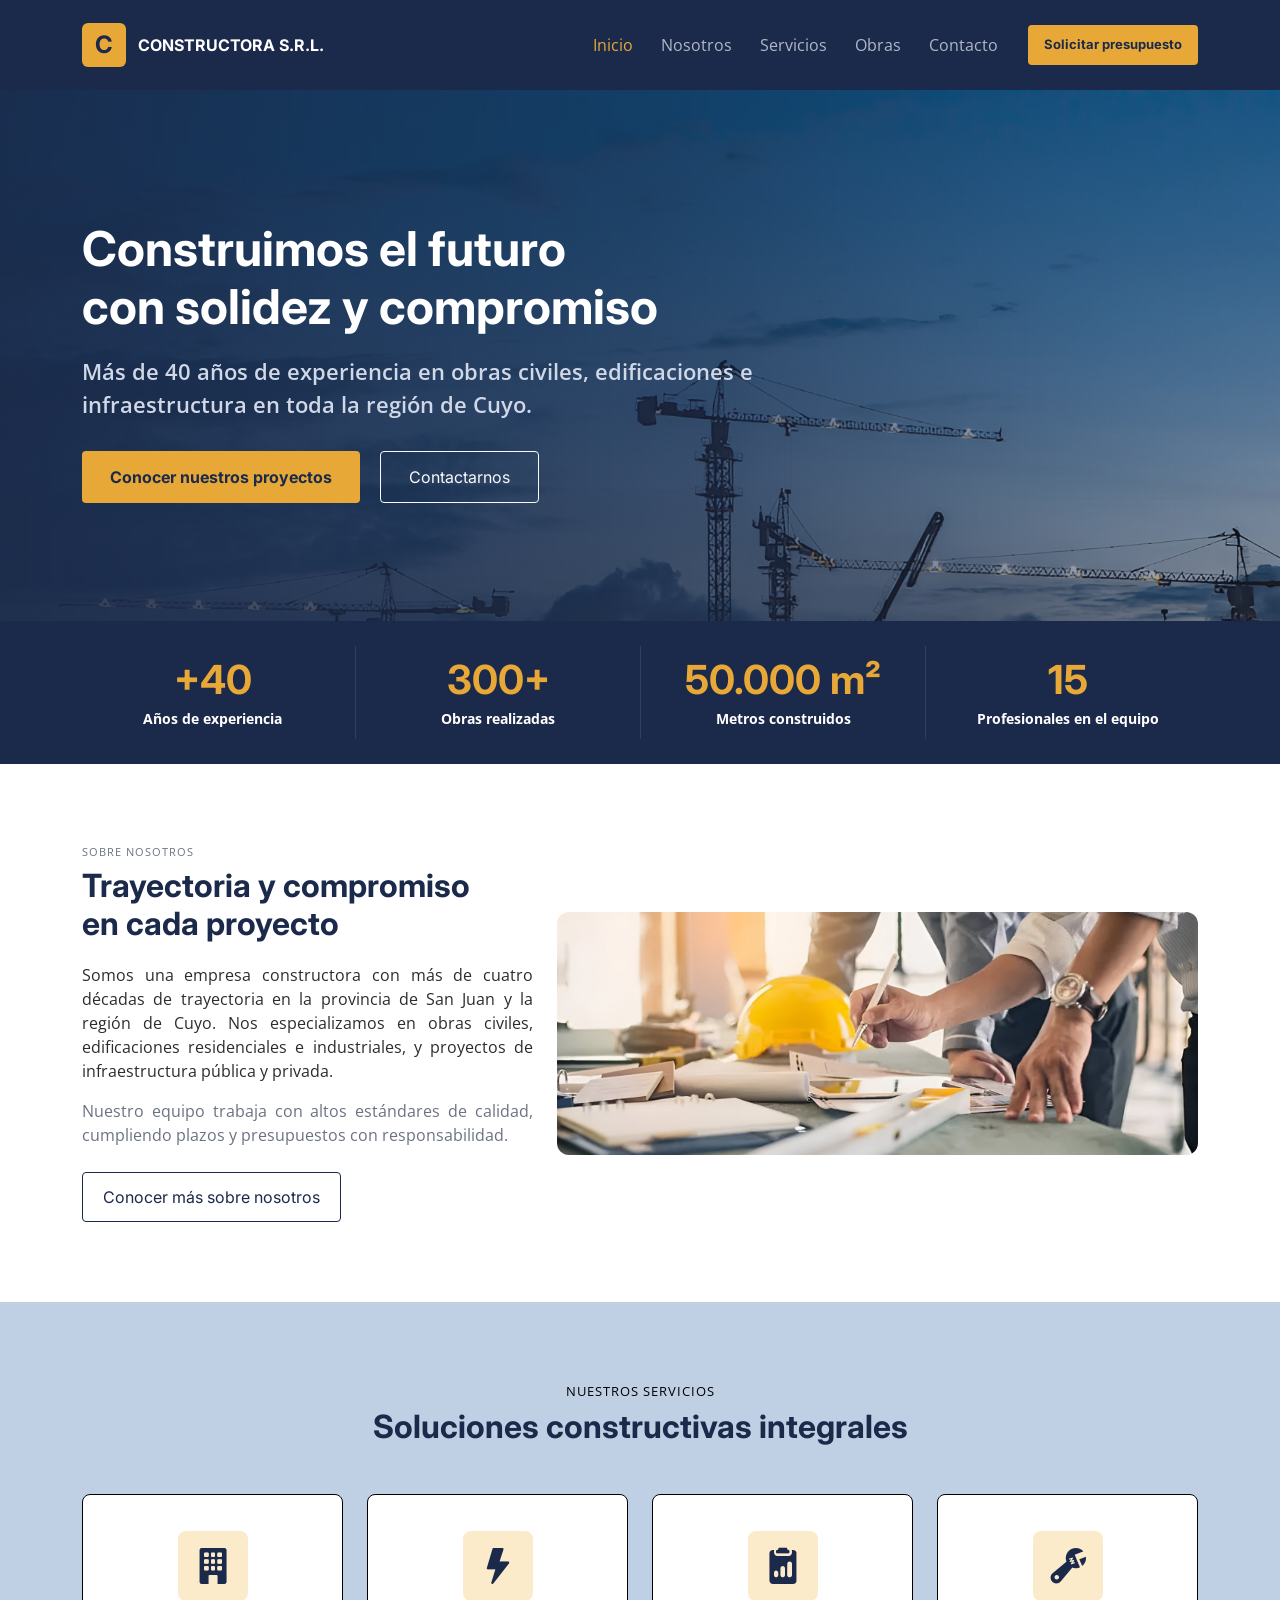
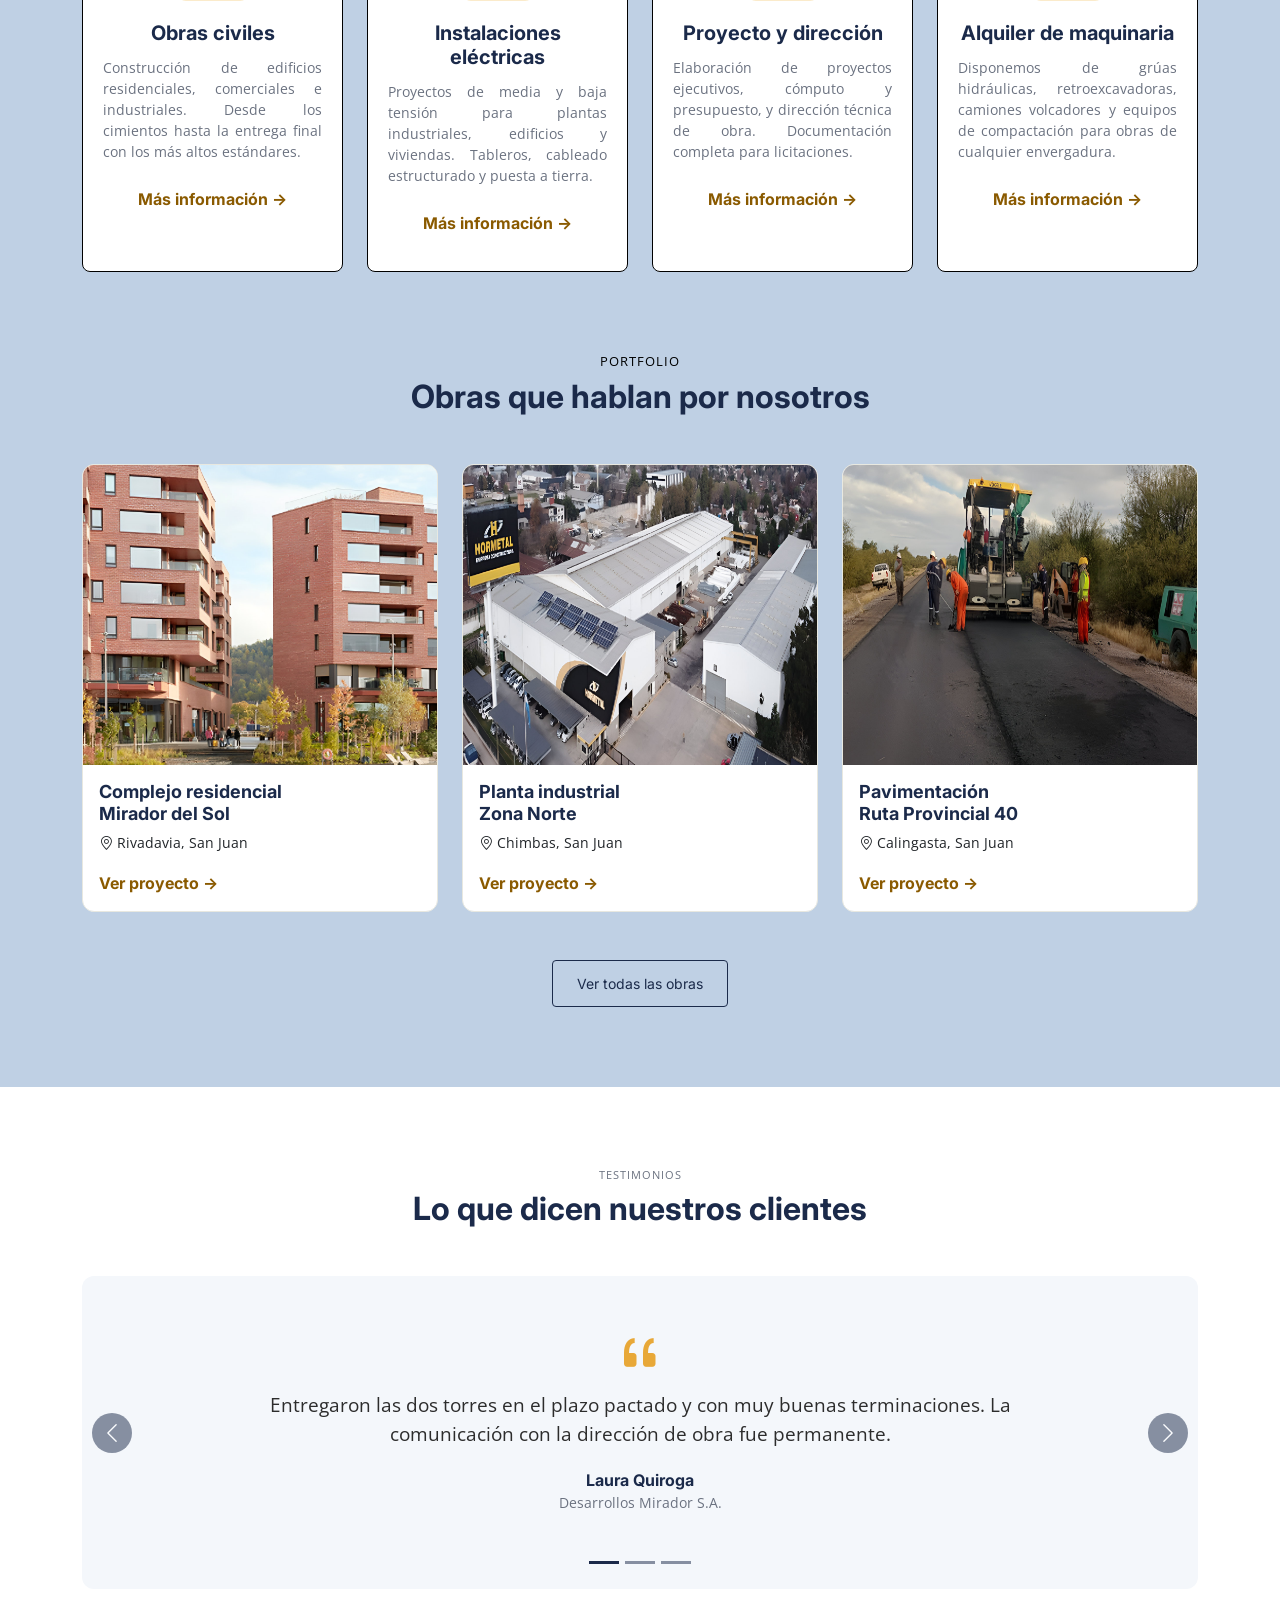
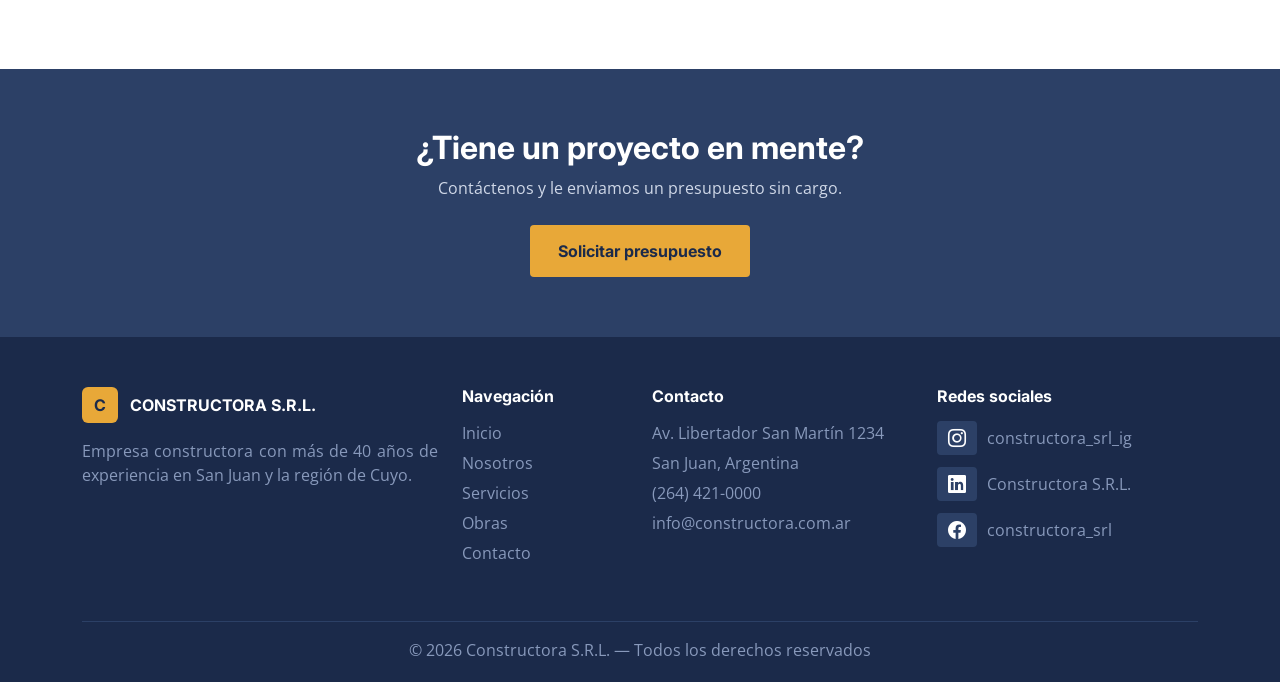
<file: index.html>
<!DOCTYPE html>
<html lang="es">
<head>
    <meta charset="UTF-8">
    <meta name="viewport" content="width=device-width, initial-scale=1.0">
    <title>Constructora S.R.L. | Inicio</title>
    <!-- icono de la pestaña -->
    <link rel="icon" type="image/png" href="img/favicon.png">

    <!-- Bootstrap -->
    <link href="https://cdn.jsdelivr.net/npm/bootstrap@5.3.3/dist/css/bootstrap.min.css" rel="stylesheet">
    <!-- Iconos de Bootstrap -->
    <link rel="stylesheet" href="https://cdn.jsdelivr.net/npm/bootstrap-icons@1.11.3/font/bootstrap-icons.min.css">
    <!-- Tipografias de Google Fonts -->
    <link rel="preconnect" href="https://fonts.googleapis.com">
    <link rel="preconnect" href="https://fonts.gstatic.com" crossorigin>
    <link href="https://fonts.googleapis.com/css2?family=Inter:wght@400;700&family=Open+Sans:wght@400;600;700&display=swap" rel="stylesheet">

    <link rel="stylesheet" href="css/estilos.css">
</head>
<body>

    <!-- NAVBAR -->
    <nav class="navbar navbar-expand-lg navbar-dark barra-nav sticky-top">
        <div class="container">
            <a class="navbar-brand d-flex align-items-center" href="index.html">
                <span class="logo-c">C</span>
                <span class="logo-texto">CONSTRUCTORA S.R.L.</span>
            </a>
            <!-- menu hamburguesa (se ve en celular) -->
            <button class="navbar-toggler" type="button" data-bs-toggle="collapse" data-bs-target="#menu">
                <span class="navbar-toggler-icon"></span>
            </button>
            <div class="collapse navbar-collapse" id="menu">
                <ul class="navbar-nav ms-auto align-items-lg-center">
                    <li class="nav-item"><a class="nav-link active" href="index.html">Inicio</a></li>
                    <li class="nav-item"><a class="nav-link" href="nosotros.html">Nosotros</a></li>
                    <li class="nav-item"><a class="nav-link" href="servicios.html">Servicios</a></li>
                    <li class="nav-item"><a class="nav-link" href="obras.html">Obras</a></li>
                    <li class="nav-item"><a class="nav-link" href="contacto.html">Contacto</a></li>
                    <li class="nav-item ms-lg-3">
                        <a class="btn btn-amarillo btn-sm px-3" href="contacto.html">Solicitar presupuesto</a>
                    </li>
                </ul>
            </div>
        </div>
    </nav>

    <!-- PORTADA -->
    <header class="hero hero-fija">
        <div class="container position-relative">
            <div class="row">
                <div class="col-lg-8">
                    <h1>Construimos el futuro<br>con solidez y compromiso</h1>
                    <p class="hero-texto">Más de 40 años de experiencia en obras civiles, edificaciones e infraestructura en toda la región de Cuyo.</p>
                    <a href="obras.html" class="btn btn-amarillo me-3 mb-2">Conocer nuestros proyectos</a>
                    <a href="contacto.html" class="btn btn-outline-light btn-hero mb-2">Contactarnos</a>
                </div>
            </div>
        </div>
    </header>

    <!-- DATOS CONSTRUCTORA -->
    <section class="numeros">
        <div class="container">
            <div class="row text-center">
                <div class="col-6 col-md-3 numero-item">
                    <h2>+40</h2>
                    <p>Años de experiencia</p>
                </div>
                <div class="col-6 col-md-3 numero-item">
                    <h2>300+</h2>
                    <p>Obras realizadas</p>
                </div>
                <div class="col-6 col-md-3 numero-item">
                    <h2>50.000 m²</h2>
                    <p>Metros construidos</p>
                </div>
                <div class="col-6 col-md-3 numero-item">
                    <h2>15</h2>
                    <p>Profesionales en el equipo</p>
                </div>
            </div>
        </div>
    </section>

    <!--NOSOTROS -->
    <section id="nosotros" class="seccion bg-white">
        <div class="container">
            <div class="row align-items-center">
                <div class="col-lg-5 mb-4 mb-lg-0">
                    <p class="subtitulo">SOBRE NOSOTROS</p>
                    <h2 class="titulo">Trayectoria y compromiso<br>en cada proyecto</h2>
                    <p class="texto-oscuro">Somos una empresa constructora con más de cuatro décadas de trayectoria en la provincia de San Juan y la región de Cuyo. Nos especializamos en obras civiles, edificaciones residenciales e industriales, y proyectos de infraestructura pública y privada.</p>
                    <p class="texto-gris">Nuestro equipo trabaja con altos estándares de calidad, cumpliendo plazos y presupuestos con responsabilidad.</p>
                    <a href="nosotros.html" class="btn btn-borde">Conocer más sobre nosotros</a>
                </div>
                <div class="col-lg-7">
                    <img src="img/nosotros.jpg" class="img-fluid img-redonda" alt="Profesionales revisando planos de obra">
                </div>
            </div>
        </div>
    </section>

    <!-- SERVICIOS -->
    <section id="servicios" class="seccion fondo-celeste">
        <div class="container">
            <p class="subtitulo text-center">NUESTROS SERVICIOS</p>
            <h2 class="titulo text-center mb-5">Soluciones constructivas integrales</h2>

            <div class="row g-4">
                <div class="col-sm-6 col-lg-3">
                    <div class="card tarjeta-servicio h-100">
                        <div class="card-body">
                            <div class="icono"><i class="bi bi-building-fill"></i></div>
                            <h3>Obras civiles</h3>
                            <p>Construcción de edificios residenciales, comerciales e industriales. Desde los cimientos hasta la entrega final con los más altos estándares.</p>
                            <a href="servicios.html#civiles" class="link-amarillo">Más información →</a>
                        </div>
                    </div>
                </div>
                <div class="col-sm-6 col-lg-3">
                    <div class="card tarjeta-servicio h-100">
                        <div class="card-body">
                            <div class="icono"><i class="bi bi-lightning-fill"></i></div>
                            <h3>Instalaciones eléctricas</h3>
                            <p>Proyectos de media y baja tensión para plantas industriales, edificios y viviendas. Tableros, cableado estructurado y puesta a tierra.</p>
                            <a href="servicios.html#electricas" class="link-amarillo">Más información →</a>
                        </div>
                    </div>
                </div>
                <div class="col-sm-6 col-lg-3">
                    <div class="card tarjeta-servicio h-100">
                        <div class="card-body">
                            <div class="icono"><i class="bi bi-clipboard2-data-fill"></i></div>
                            <h3>Proyecto y dirección</h3>
                            <p>Elaboración de proyectos ejecutivos, cómputo y presupuesto, y dirección técnica de obra. Documentación completa para licitaciones.</p>
                            <a href="servicios.html#proyecto" class="link-amarillo">Más información →</a>
                        </div>
                    </div>
                </div>
                <div class="col-sm-6 col-lg-3">
                    <div class="card tarjeta-servicio h-100">
                        <div class="card-body">
                            <div class="icono"><i class="bi bi-wrench-adjustable"></i></div>
                            <h3>Alquiler de maquinaria</h3>
                            <p>Disponemos de grúas hidráulicas, retroexcavadoras, camiones volcadores y equipos de compactación para obras de cualquier envergadura.</p>
                            <a href="servicios.html#maquinaria" class="link-amarillo">Más información →</a>
                        </div>
                    </div>
                </div>
            </div>
        </div>
    </section>

    <!-- OBRAS -->
    <section id="obras" class="seccion fondo-celeste pt-0">
        <div class="container">
            <p class="subtitulo text-center">PORTFOLIO</p>
            <h2 class="titulo text-center mb-5">Obras que hablan por nosotros</h2>

            <div class="row g-4 justify-content-center">
                <div class="col-md-6 col-lg-4">
                    <div class="card tarjeta-obra h-100">
                        <img src="img/edificio-mirador.jpg" class="card-img-top" alt="Complejo residencial Mirador del Sol">
                        <div class="card-body">
                            <h3>Complejo residencial<br>Mirador del Sol</h3>
                            <p><i class="bi bi-geo-alt"></i> Rivadavia, San Juan</p>
                            <a href="obras.html#mirador" class="link-amarillo">Ver proyecto →</a>
                        </div>
                    </div>
                </div>
                <div class="col-md-6 col-lg-4">
                    <div class="card tarjeta-obra h-100">
                        <img src="img/planta-industrial.jpg" class="card-img-top" alt="Planta industrial Zona Norte">
                        <div class="card-body">
                            <h3>Planta industrial<br>Zona Norte</h3>
                            <p><i class="bi bi-geo-alt"></i> Chimbas, San Juan</p>
                            <a href="obras.html#planta" class="link-amarillo">Ver proyecto →</a>
                        </div>
                    </div>
                </div>
                <div class="col-md-6 col-lg-4">
                    <div class="card tarjeta-obra h-100">
                        <img src="img/ruta40.jpg" class="card-img-top" alt="Pavimentación Ruta Provincial 40">
                        <div class="card-body">
                            <h3>Pavimentación<br>Ruta Provincial 40</h3>
                            <p><i class="bi bi-geo-alt"></i> Calingasta, San Juan</p>
                            <a href="obras.html#ruta" class="link-amarillo">Ver proyecto →</a>
                        </div>
                    </div>
                </div>
            </div>

            <div class="text-center mt-5">
                <a href="obras.html" class="btn btn-borde btn-sm px-4">Ver todas las obras</a>
            </div>
        </div>
    </section>

    <!-- TESTIMONIOS -->
    <section class="seccion bg-white">
        <div class="container">
            <p class="subtitulo text-center">TESTIMONIOS</p>
            <h2 class="titulo text-center mb-5">Lo que dicen nuestros clientes</h2>

            <div id="carruselClientes" class="carousel slide carrusel testimonios" data-bs-ride="carousel">
                <div class="carousel-indicators">
                    <button type="button" data-bs-target="#carruselClientes" data-bs-slide-to="0" class="active"></button>
                    <button type="button" data-bs-target="#carruselClientes" data-bs-slide-to="1"></button>
                    <button type="button" data-bs-target="#carruselClientes" data-bs-slide-to="2"></button>
                </div>

                <div class="carousel-inner text-center">
                    <div class="carousel-item active">
                        <i class="bi bi-quote comillas"></i>
                        <p class="cita">Entregaron las dos torres en el plazo pactado y con muy buenas terminaciones. La comunicación con la dirección de obra fue permanente.</p>
                        <p class="cliente">Laura Quiroga</p>
                        <p class="empresa">Desarrollos Mirador S.A.</p>
                    </div>
                    <div class="carousel-item">
                        <i class="bi bi-quote comillas"></i>
                        <p class="cita">Necesitábamos ampliar la planta sin frenar la producción. Organizaron la obra por etapas y la subestación quedó funcionando en el primer intento.</p>
                        <p class="cliente">Ing. Martín Ochoa</p>
                        <p class="empresa">Gerente de planta, Zona Norte</p>
                    </div>
                    <div class="carousel-item">
                        <i class="bi bi-quote comillas"></i>
                        <p class="cita">Un equipo serio, con maquinaria propia y personal capacitado. La repavimentación se hizo respetando el cronograma y las normas de seguridad vial.</p>
                        <p class="cliente">Dirección Provincial de Vialidad</p>
                        <p class="empresa">Inspección de obra, Calingasta</p>
                    </div>
                </div>

                <button class="carousel-control-prev" type="button" data-bs-target="#carruselClientes" data-bs-slide="prev">
                    <span class="carousel-control-prev-icon"></span>
                    <span class="visually-hidden">Anterior</span>
                </button>
                <button class="carousel-control-next" type="button" data-bs-target="#carruselClientes" data-bs-slide="next">
                    <span class="carousel-control-next-icon"></span>
                    <span class="visually-hidden">Siguiente</span>
                </button>
            </div>
        </div>
    </section>

    <!-- Presupuesto -->
    <section class="banda-cta">
        <div class="container text-center">
            <h2>¿Tiene un proyecto en mente?</h2>
            <p>Contáctenos y le enviamos un presupuesto sin cargo.</p>
            <a href="contacto.html" class="btn btn-amarillo">Solicitar presupuesto</a>
        </div>
    </section>

    <!-- FOOTER -->
    <footer class="pie">
        <div class="container">
            <div class="row">
                <div class="col-md-6 col-lg-4 mb-4">
                    <div class="d-flex align-items-center mb-3">
                        <span class="logo-c logo-chico">C</span>
                        <span class="logo-texto">CONSTRUCTORA S.R.L.</span>
                    </div>
                    <p>Empresa constructora con más de 40 años de experiencia en San Juan y la región de Cuyo.</p>
                </div>
                <div class="col-6 col-md-3 col-lg-2 mb-4">
                    <h4>Navegación</h4>
                    <ul class="list-unstyled">
                        <li><a href="index.html">Inicio</a></li>
                        <li><a href="nosotros.html">Nosotros</a></li>
                        <li><a href="servicios.html">Servicios</a></li>
                        <li><a href="obras.html">Obras</a></li>
                        <li><a href="contacto.html">Contacto</a></li>
                    </ul>
                </div>
                <div class="col-sm-6 col-md-3 col-lg-3 mb-4">
                    <h4>Contacto</h4>
                    <ul class="list-unstyled">
                        <li>Av. Libertador San Martín 1234</li>
                        <li>San Juan, Argentina</li>
                        <li>(264) 421-0000</li>
                        <li>info@constructora.com.ar</li>
                    </ul>
                </div>
                <div class="col-md-6 col-lg-3 mb-4">
                    <h4>Redes sociales</h4>
                    <a href="#" class="red"><span class="icono-red"><i class="bi bi-instagram"></i></span> constructora_srl_ig</a>
                    <a href="#" class="red"><span class="icono-red"><i class="bi bi-linkedin"></i></span> Constructora S.R.L.</a>
                    <a href="#" class="red"><span class="icono-red"><i class="bi bi-facebook"></i></span> constructora_srl</a>
                </div>
            </div>
            <hr>
            <p class="text-center copy">© 2026 Constructora S.R.L. — Todos los derechos reservados</p>
        </div>
    </footer>

    <script src="https://cdn.jsdelivr.net/npm/bootstrap@5.3.3/dist/js/bootstrap.bundle.min.js"></script>
</body>
</html>
</file>
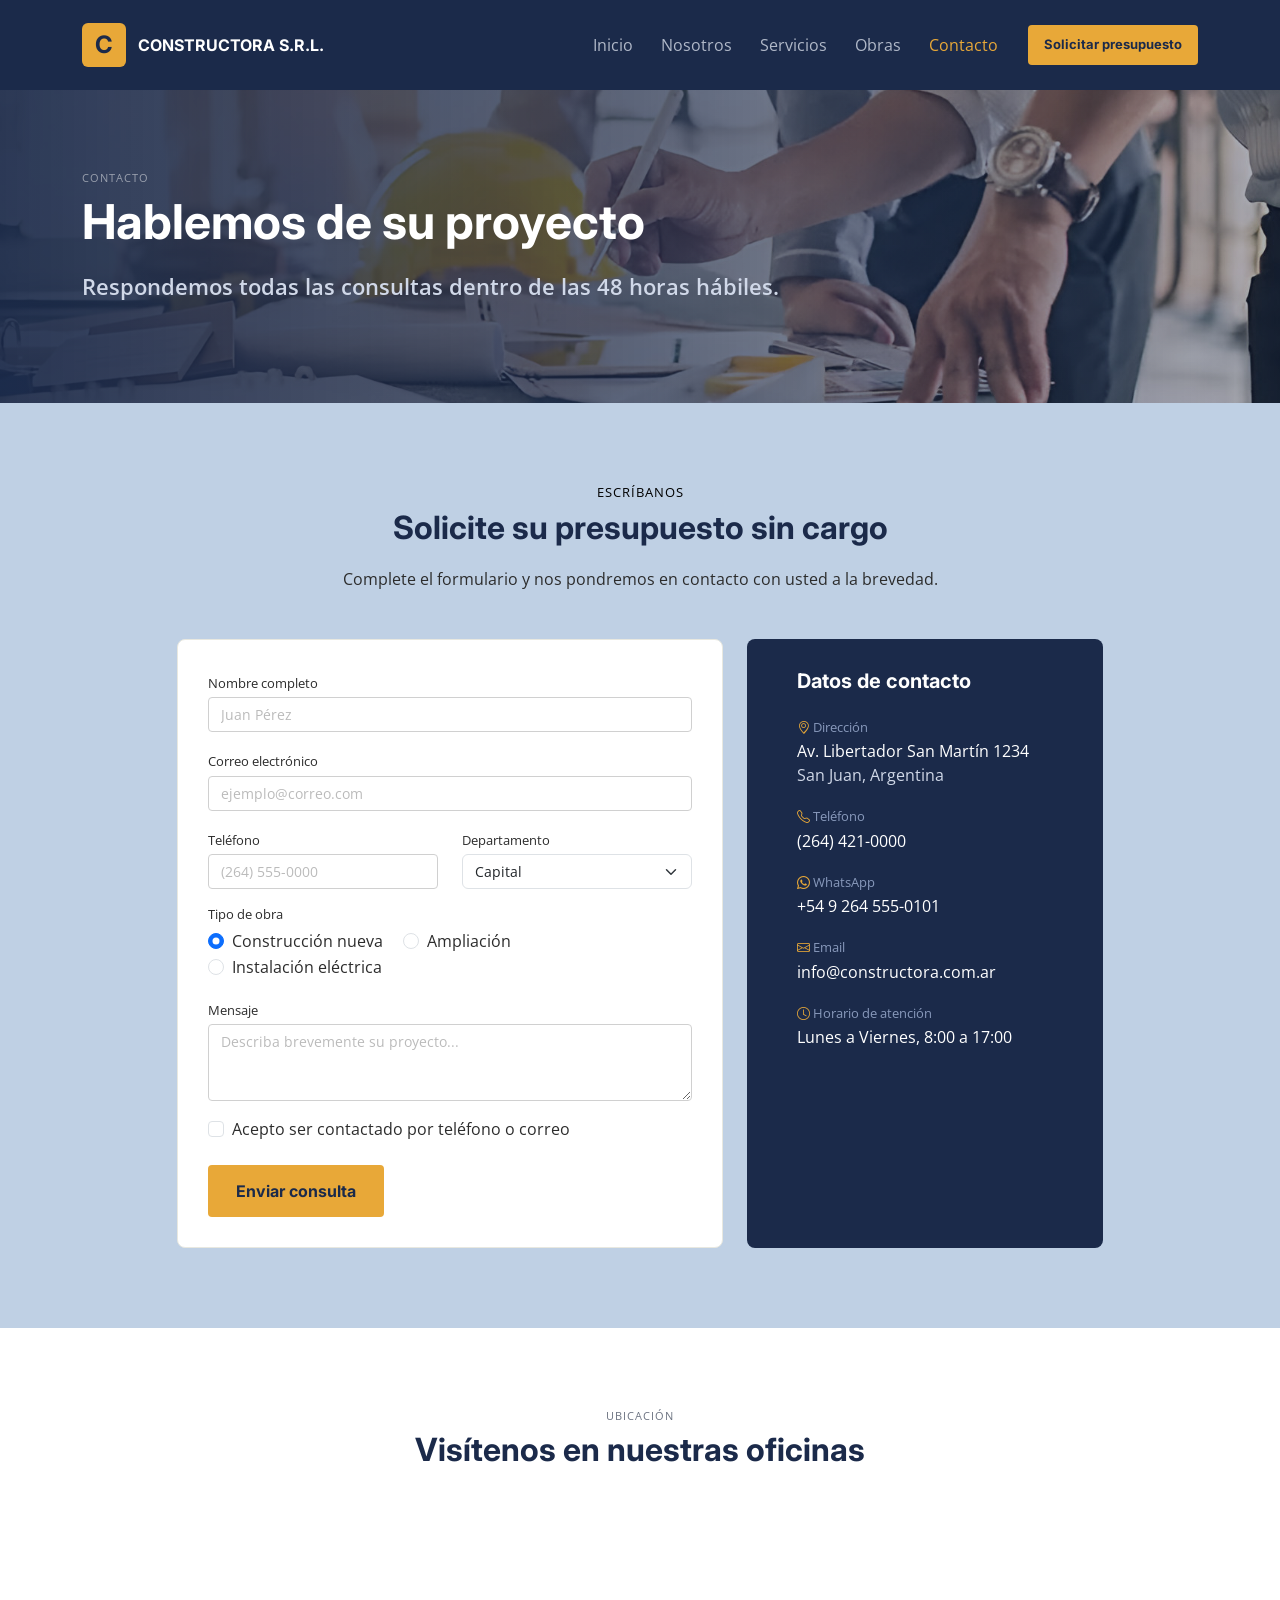
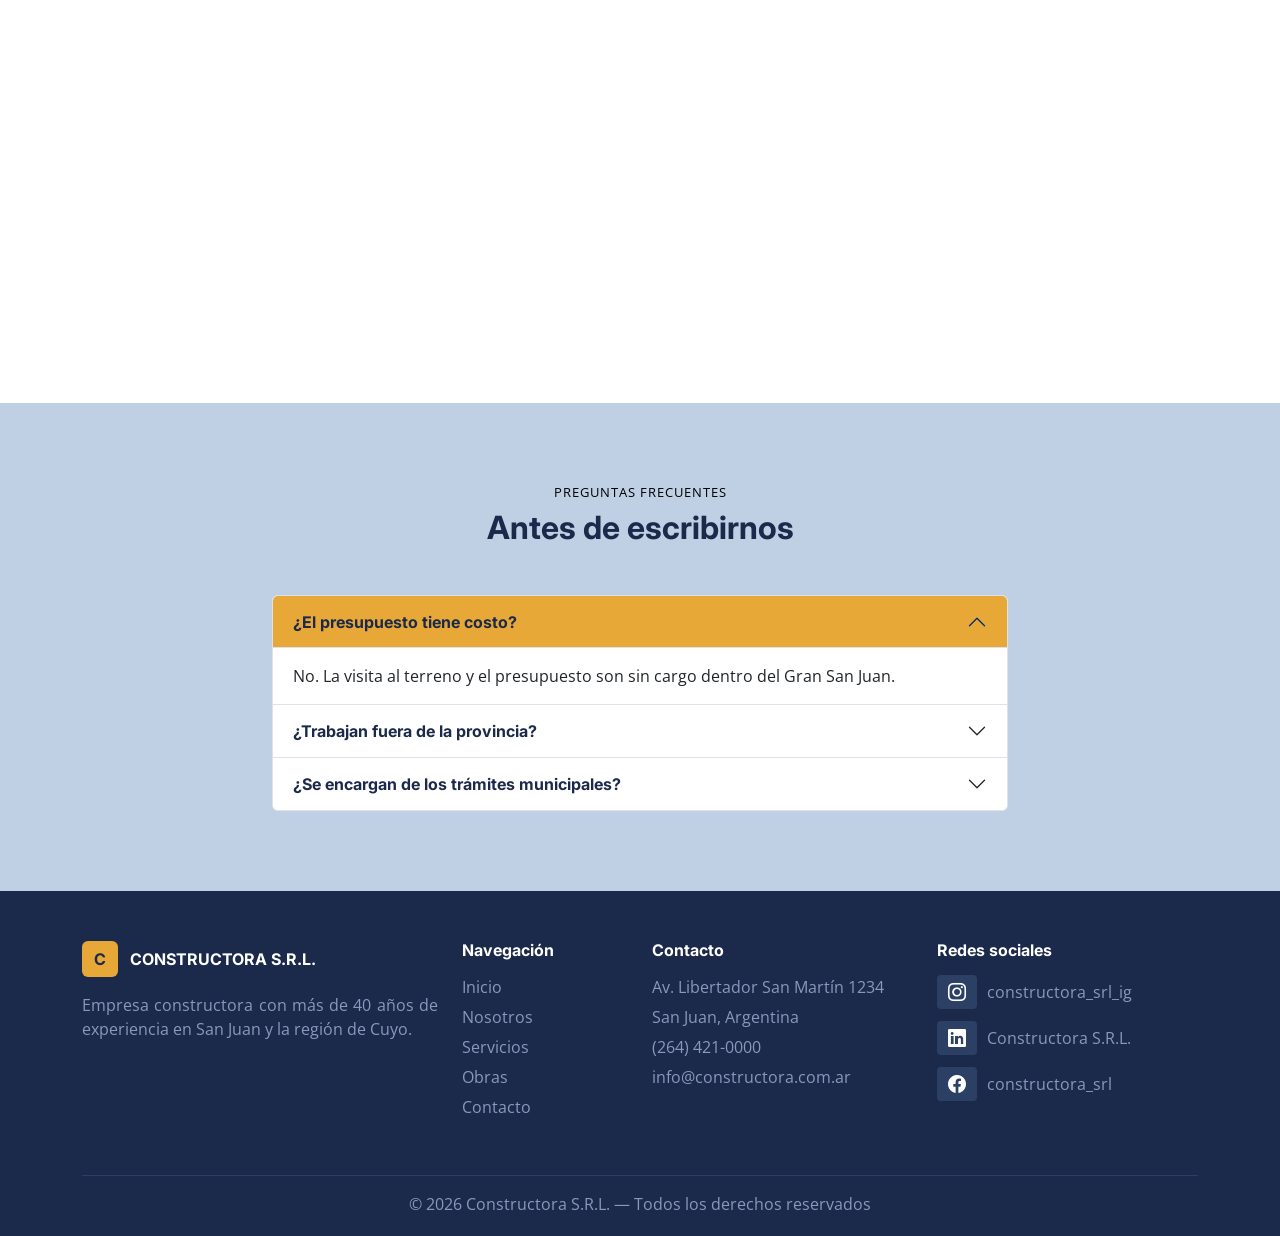
<file: contacto.html>
<!DOCTYPE html>
<html lang="es">
<head>
    <meta charset="UTF-8">
    <meta name="viewport" content="width=device-width, initial-scale=1.0">
    <title>Constructora S.R.L. | Contacto</title>
    <!-- icono de la pestaña -->
    <link rel="icon" type="image/png" href="img/favicon.png">

    <!-- Bootstrap -->
    <link href="https://cdn.jsdelivr.net/npm/bootstrap@5.3.3/dist/css/bootstrap.min.css" rel="stylesheet">
    <!-- Iconos de Bootstrap -->
    <link rel="stylesheet" href="https://cdn.jsdelivr.net/npm/bootstrap-icons@1.11.3/font/bootstrap-icons.min.css">
    <!-- Tipografias de Google Fonts -->
    <link rel="preconnect" href="https://fonts.googleapis.com">
    <link rel="preconnect" href="https://fonts.gstatic.com" crossorigin>
    <link href="https://fonts.googleapis.com/css2?family=Inter:wght@400;700&family=Open+Sans:wght@400;600;700&display=swap" rel="stylesheet">

    <link rel="stylesheet" href="css/estilos.css">
</head>
<body>

    <!-- NAVBAR -->
    <nav class="navbar navbar-expand-lg navbar-dark barra-nav sticky-top">
        <div class="container">
            <a class="navbar-brand d-flex align-items-center" href="index.html">
                <span class="logo-c">C</span>
                <span class="logo-texto">CONSTRUCTORA S.R.L.</span>
            </a>
            <!-- menu hamburguesa (se ve en celular) -->
            <button class="navbar-toggler" type="button" data-bs-toggle="collapse" data-bs-target="#menu">
                <span class="navbar-toggler-icon"></span>
            </button>
            <div class="collapse navbar-collapse" id="menu">
                <ul class="navbar-nav ms-auto align-items-lg-center">
                    <li class="nav-item"><a class="nav-link" href="index.html">Inicio</a></li>
                    <li class="nav-item"><a class="nav-link" href="nosotros.html">Nosotros</a></li>
                    <li class="nav-item"><a class="nav-link" href="servicios.html">Servicios</a></li>
                    <li class="nav-item"><a class="nav-link" href="obras.html">Obras</a></li>
                    <li class="nav-item"><a class="nav-link active" href="contacto.html">Contacto</a></li>
                    <li class="nav-item ms-lg-3">
                        <a class="btn btn-amarillo btn-sm px-3" href="contacto.html">Solicitar presupuesto</a>
                    </li>
                </ul>
            </div>
        </div>
    </nav>

    <!-- TITULO DE LA PAGINA -->
    <header class="hero hero-chico hero-fija hero-contacto">
        <div class="container position-relative">
            <p class="subtitulo text-white-50">CONTACTO</p>
            <h1>Hablemos de su proyecto</h1>
            <p class="hero-texto">Respondemos todas las consultas dentro de las 48 horas hábiles.</p>
        </div>
    </header>

    <!-- FORMULARIO -->
    <section id="contacto" class="seccion fondo-celeste">
        <div class="container">
            <p class="subtitulo text-center">ESCRÍBANOS</p>
            <h2 class="titulo text-center">Solicite su presupuesto sin cargo</h2>
            <p class="text-center mb-5">Complete el formulario y nos pondremos en contacto con usted a la brevedad.</p>

            <div class="row g-4 justify-content-center">
                <!-- formulario -->
                <div class="col-lg-6">
                    <form class="formulario">
                        <div class="mb-3">
                            <label for="nombre" class="form-label">Nombre completo</label>
                            <input type="text" class="form-control" id="nombre" placeholder="Juan Pérez" required>
                        </div>
                        <div class="mb-3">
                            <label for="email" class="form-label">Correo electrónico</label>
                            <input type="email" class="form-control" id="email" placeholder="ejemplo@correo.com" required>
                        </div>
                        <div class="row">
                            <div class="col-md-6 mb-3">
                                <label for="telefono" class="form-label">Teléfono</label>
                                <input type="tel" class="form-control" id="telefono" placeholder="(264) 555-0000">
                            </div>
                            <div class="col-md-6 mb-3">
                                <label for="departamento" class="form-label">Departamento</label>
                                <select class="form-select" id="departamento">
                                    <option selected>Capital</option>
                                    <option>Rawson</option>
                                    <option>Rivadavia</option>
                                    <option>Chimbas</option>
                                    <option>Santa Lucía</option>
                                    <option>Pocito</option>
                                    <option>Otro</option>
                                </select>
                            </div>
                        </div>
                        <div class="mb-3">
                            <p class="form-label">Tipo de obra</p>
                            <div class="form-check form-check-inline">
                                <input class="form-check-input" type="radio" name="tipo" id="tipo1" checked>
                                <label class="form-check-label" for="tipo1">Construcción nueva</label>
                            </div>
                            <div class="form-check form-check-inline">
                                <input class="form-check-input" type="radio" name="tipo" id="tipo2">
                                <label class="form-check-label" for="tipo2">Ampliación</label>
                            </div>
                            <div class="form-check form-check-inline">
                                <input class="form-check-input" type="radio" name="tipo" id="tipo3">
                                <label class="form-check-label" for="tipo3">Instalación eléctrica</label>
                            </div>
                        </div>
                        <div class="mb-3">
                            <label for="mensaje" class="form-label">Mensaje</label>
                            <textarea class="form-control" id="mensaje" rows="3" placeholder="Describa brevemente su proyecto..."></textarea>
                        </div>
                        <div class="form-check mb-4">
                            <input class="form-check-input" type="checkbox" id="acepto">
                            <label class="form-check-label" for="acepto">Acepto ser contactado por teléfono o correo</label>
                        </div>
                        <!-- el boton abre el modal de confirmacion -->
                        <button type="button" class="btn btn-amarillo" data-bs-toggle="modal" data-bs-target="#modalEnviado">Enviar consulta</button>
                    </form>
                </div>

                <!-- datos de contacto -->
                <div class="col-lg-4">
                    <div class="datos-contacto h-100">
                        <h3>Datos de contacto</h3>
                        <p class="dato-titulo"><i class="bi bi-geo-alt"></i> Dirección</p>
                        <p class="dato">Av. Libertador San Martín 1234<br><span>San Juan, Argentina</span></p>
                        <p class="dato-titulo"><i class="bi bi-telephone"></i> Teléfono</p>
                        <p class="dato">(264) 421-0000</p>
                        <p class="dato-titulo"><i class="bi bi-whatsapp"></i> WhatsApp</p>
                        <p class="dato">+54 9 264 555-0101</p>
                        <p class="dato-titulo"><i class="bi bi-envelope"></i> Email</p>
                        <p class="dato">info@constructora.com.ar</p>
                        <p class="dato-titulo"><i class="bi bi-clock"></i> Horario de atención</p>
                        <p class="dato">Lunes a Viernes, 8:00 a 17:00</p>
                    </div>
                </div>
            </div>
        </div>
    </section>

    <!-- MAPA -->
    <section class="seccion bg-white">
        <div class="container">
            <p class="subtitulo text-center">UBICACIÓN</p>
            <h2 class="titulo text-center mb-5">Visítenos en nuestras oficinas</h2>
            <div class="mapa">
                <iframe src="https://maps.google.com/maps?q=Av.%20Libertador%20General%20San%20Mart%C3%ADn%201234%2C%20San%20Juan%2C%20Argentina&z=15&output=embed" title="Mapa de la oficina" loading="lazy"></iframe>
            </div>
        </div>
    </section>

    <!-- PREGUNTAS FRECUENTES -->
    <section class="seccion fondo-celeste">
        <div class="container">
            <p class="subtitulo text-center">PREGUNTAS FRECUENTES</p>
            <h2 class="titulo text-center mb-5">Antes de escribirnos</h2>
            <div class="row justify-content-center">
                <div class="col-lg-8">
                    <div class="accordion acordeon" id="preguntas">
                        <div class="accordion-item">
                            <h2 class="accordion-header">
                                <button class="accordion-button" type="button" data-bs-toggle="collapse" data-bs-target="#pregunta1">¿El presupuesto tiene costo?</button>
                            </h2>
                            <div id="pregunta1" class="accordion-collapse collapse show" data-bs-parent="#preguntas">
                                <div class="accordion-body">No. La visita al terreno y el presupuesto son sin cargo dentro del Gran San Juan.</div>
                            </div>
                        </div>
                        <div class="accordion-item">
                            <h2 class="accordion-header">
                                <button class="accordion-button collapsed" type="button" data-bs-toggle="collapse" data-bs-target="#pregunta2">¿Trabajan fuera de la provincia?</button>
                            </h2>
                            <div id="pregunta2" class="accordion-collapse collapse" data-bs-parent="#preguntas">
                                <div class="accordion-body">Sí, hacemos obras en toda la región de Cuyo: San Juan, Mendoza y San Luis.</div>
                            </div>
                        </div>
                        <div class="accordion-item">
                            <h2 class="accordion-header">
                                <button class="accordion-button collapsed" type="button" data-bs-toggle="collapse" data-bs-target="#pregunta3">¿Se encargan de los trámites municipales?</button>
                            </h2>
                            <div id="pregunta3" class="accordion-collapse collapse" data-bs-parent="#preguntas">
                                <div class="accordion-body">Sí. Hacemos la aprobación de planos, el permiso de obra y el final de obra en el municipio.</div>
                            </div>
                        </div>
                    </div>
                </div>
            </div>
        </div>
    </section>

    <!-- FOOTER -->
    <footer class="pie">
        <div class="container">
            <div class="row">
                <div class="col-md-6 col-lg-4 mb-4">
                    <div class="d-flex align-items-center mb-3">
                        <span class="logo-c logo-chico">C</span>
                        <span class="logo-texto">CONSTRUCTORA S.R.L.</span>
                    </div>
                    <p>Empresa constructora con más de 40 años de experiencia en San Juan y la región de Cuyo.</p>
                </div>
                <div class="col-6 col-md-3 col-lg-2 mb-4">
                    <h4>Navegación</h4>
                    <ul class="list-unstyled">
                        <li><a href="index.html">Inicio</a></li>
                        <li><a href="nosotros.html">Nosotros</a></li>
                        <li><a href="servicios.html">Servicios</a></li>
                        <li><a href="obras.html">Obras</a></li>
                        <li><a href="contacto.html">Contacto</a></li>
                    </ul>
                </div>
                <div class="col-sm-6 col-md-3 col-lg-3 mb-4">
                    <h4>Contacto</h4>
                    <ul class="list-unstyled">
                        <li>Av. Libertador San Martín 1234</li>
                        <li>San Juan, Argentina</li>
                        <li>(264) 421-0000</li>
                        <li>info@constructora.com.ar</li>
                    </ul>
                </div>
                <div class="col-md-6 col-lg-3 mb-4">
                    <h4>Redes sociales</h4>
                    <a href="#" class="red"><span class="icono-red"><i class="bi bi-instagram"></i></span> constructora_srl_ig</a>
                    <a href="#" class="red"><span class="icono-red"><i class="bi bi-linkedin"></i></span> Constructora S.R.L.</a>
                    <a href="#" class="red"><span class="icono-red"><i class="bi bi-facebook"></i></span> constructora_srl</a>
                </div>
            </div>
            <hr>
            <p class="text-center copy">© 2026 Constructora S.R.L. — Todos los derechos reservados</p>
        </div>
    </footer>

    <!-- MODAL: CONSULTA ENVIADA -->
    <div class="modal fade" id="modalEnviado" tabindex="-1">
        <div class="modal-dialog modal-dialog-centered">
            <div class="modal-content">
                <div class="modal-body text-center p-5">
                    <i class="bi bi-check-circle-fill icono-ok"></i>
                    <h2 class="titulo mt-3">¡Consulta enviada!</h2>
                    <p class="texto-gris">Gracias por escribirnos. Le vamos a responder dentro de las 48 horas hábiles.</p>
                    <button type="button" class="btn btn-amarillo" data-bs-dismiss="modal">Aceptar</button>
                </div>
            </div>
        </div>
    </div>

    <script src="https://cdn.jsdelivr.net/npm/bootstrap@5.3.3/dist/js/bootstrap.bundle.min.js"></script>
</body>
</html>
</file>
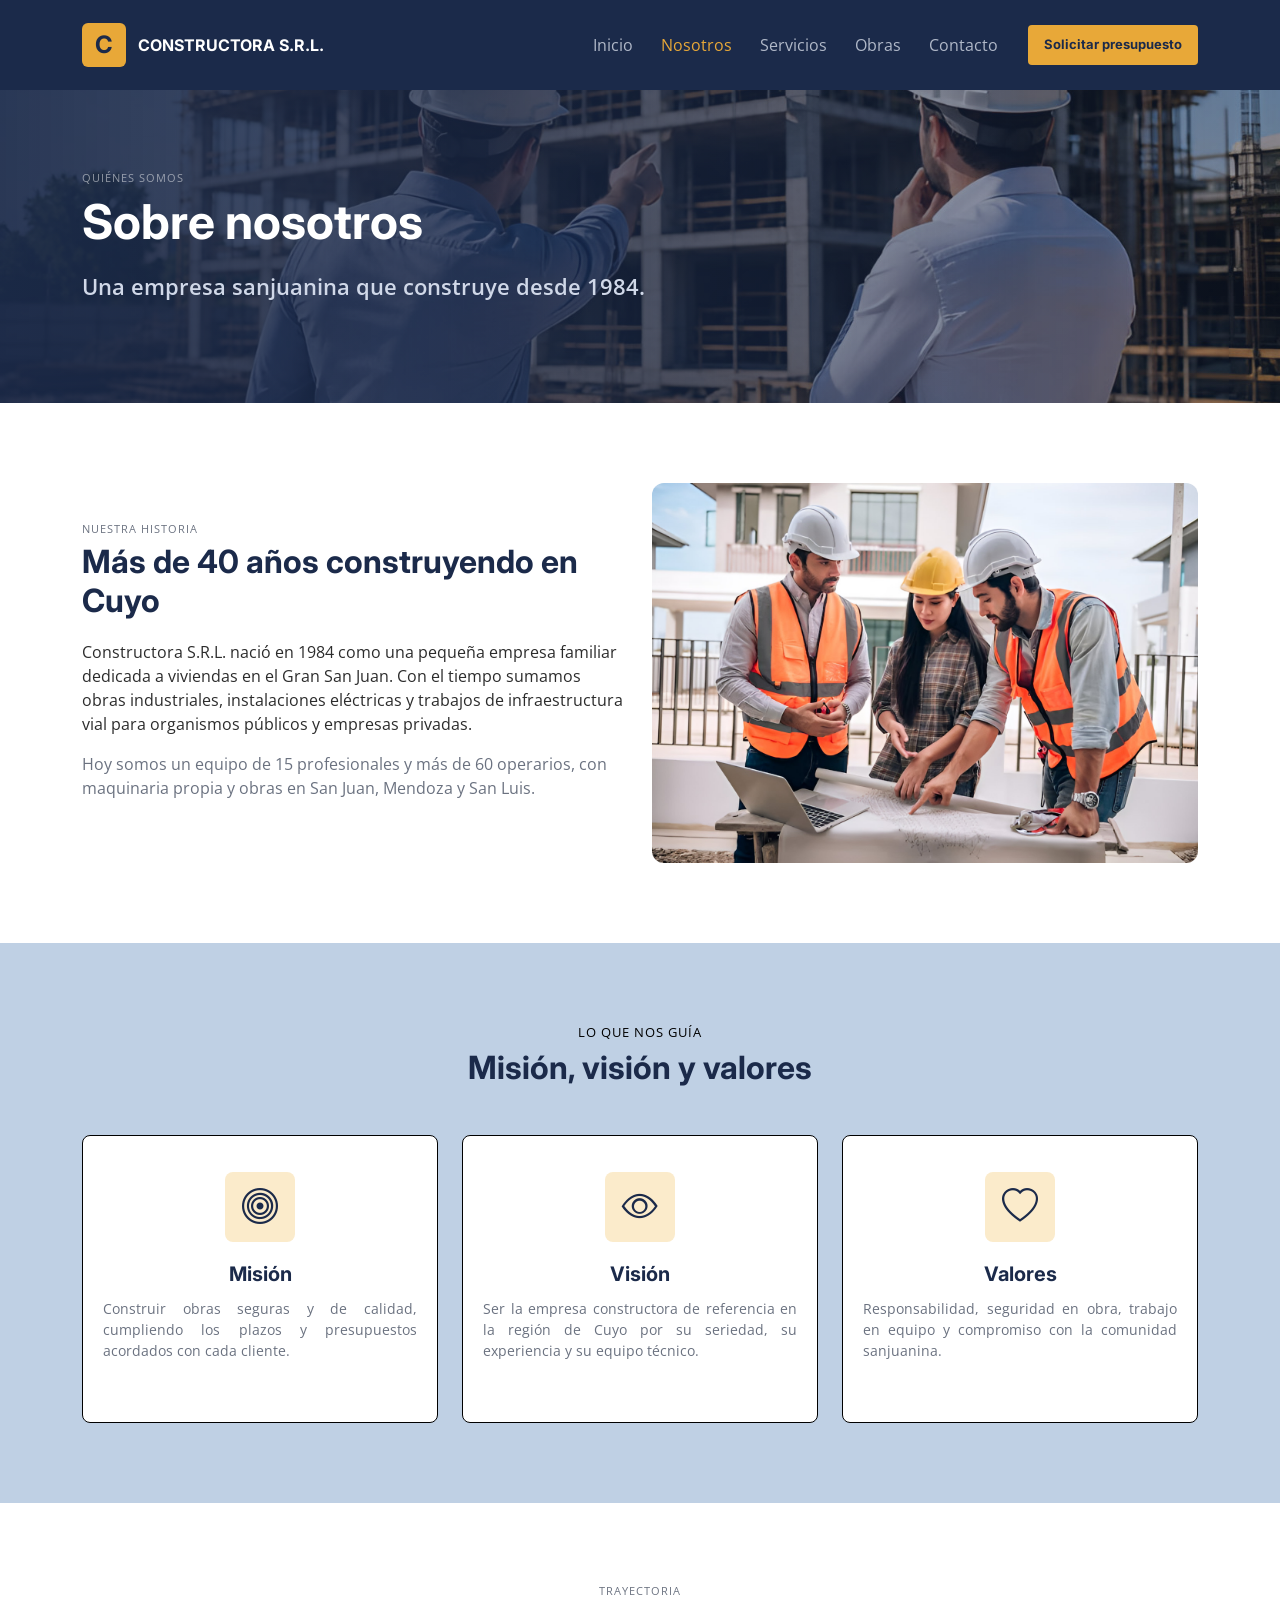
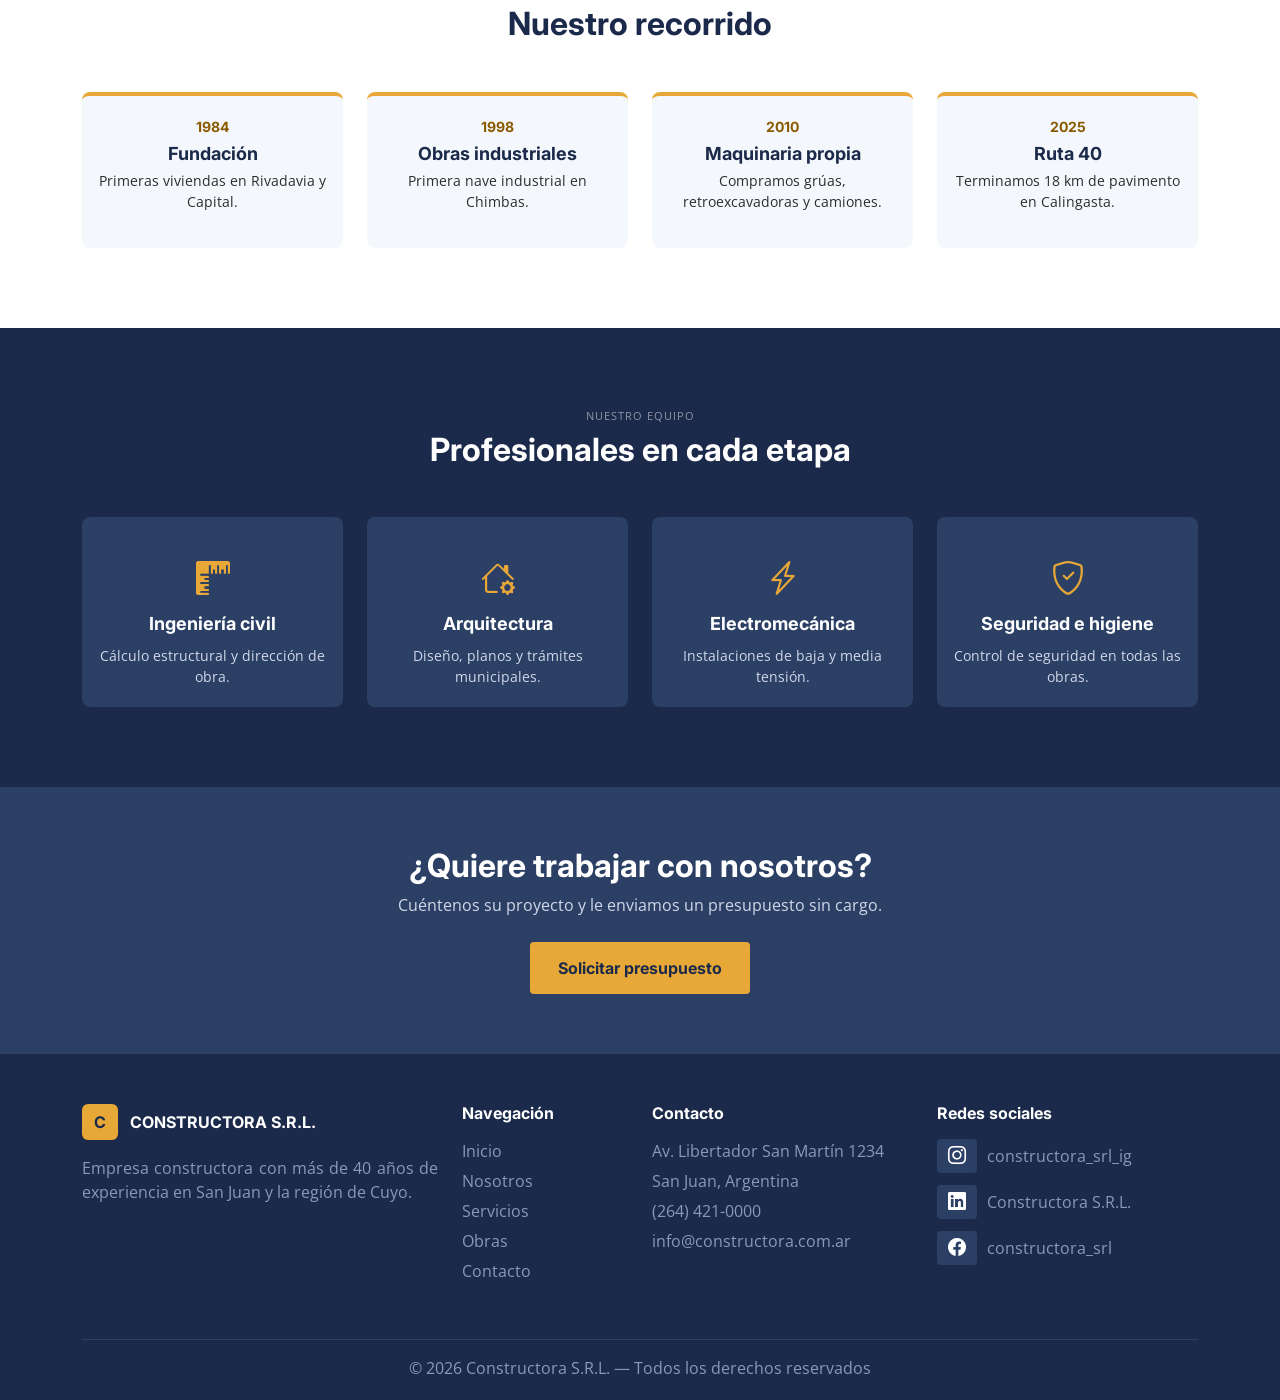
<file: nosotros.html>
<!DOCTYPE html>
<html lang="es">
<head>
    <meta charset="UTF-8">
    <meta name="viewport" content="width=device-width, initial-scale=1.0">
    <title>Constructora S.R.L. | Nosotros</title>
    <!-- icono de la pestaña -->
    <link rel="icon" type="image/png" href="img/favicon.png">

    <!-- Bootstrap -->
    <link href="https://cdn.jsdelivr.net/npm/bootstrap@5.3.3/dist/css/bootstrap.min.css" rel="stylesheet">
    <!-- Iconos de Bootstrap -->
    <link rel="stylesheet" href="https://cdn.jsdelivr.net/npm/bootstrap-icons@1.11.3/font/bootstrap-icons.min.css">
    <!-- Tipografias de Google Fonts -->
    <link rel="preconnect" href="https://fonts.googleapis.com">
    <link rel="preconnect" href="https://fonts.gstatic.com" crossorigin>
    <link href="https://fonts.googleapis.com/css2?family=Inter:wght@400;700&family=Open+Sans:wght@400;600;700&display=swap" rel="stylesheet">

    <link rel="stylesheet" href="css/estilos.css">
</head>
<body>

    <!-- NAVBAR -->
    <nav class="navbar navbar-expand-lg navbar-dark barra-nav sticky-top">
        <div class="container">
            <a class="navbar-brand d-flex align-items-center" href="index.html">
                <span class="logo-c">C</span>
                <span class="logo-texto">CONSTRUCTORA S.R.L.</span>
            </a>
            <!-- menu hamburguesa (se ve en celular) -->
            <button class="navbar-toggler" type="button" data-bs-toggle="collapse" data-bs-target="#menu">
                <span class="navbar-toggler-icon"></span>
            </button>
            <div class="collapse navbar-collapse" id="menu">
                <ul class="navbar-nav ms-auto align-items-lg-center">
                    <li class="nav-item"><a class="nav-link" href="index.html">Inicio</a></li>
                    <li class="nav-item"><a class="nav-link active" href="nosotros.html">Nosotros</a></li>
                    <li class="nav-item"><a class="nav-link" href="servicios.html">Servicios</a></li>
                    <li class="nav-item"><a class="nav-link" href="obras.html">Obras</a></li>
                    <li class="nav-item"><a class="nav-link" href="contacto.html">Contacto</a></li>
                    <li class="nav-item ms-lg-3">
                        <a class="btn btn-amarillo btn-sm px-3" href="contacto.html">Solicitar presupuesto</a>
                    </li>
                </ul>
            </div>
        </div>
    </nav>

    <!-- TITULO DE LA PAGINA -->
    <header class="hero hero-chico hero-fija hero-nosotros">
        <div class="container position-relative">
            <p class="subtitulo text-white-50">QUIÉNES SOMOS</p>
            <h1>Sobre nosotros</h1>
            <p class="hero-texto">Una empresa sanjuanina que construye desde 1984.</p>
        </div>
    </header>

    <!-- HISTORIA -->
    <section class="seccion bg-white">
        <div class="container">
            <div class="row align-items-center g-4">
                <div class="col-lg-6">
                    <p class="subtitulo">NUESTRA HISTORIA</p>
                    <h2 class="titulo">Más de 40 años construyendo en Cuyo</h2>
                    <p class="texto-oscuro">Constructora S.R.L. nació en 1984 como una pequeña empresa familiar dedicada a viviendas en el Gran San Juan. Con el tiempo sumamos obras industriales, instalaciones eléctricas y trabajos de infraestructura vial para organismos públicos y empresas privadas.</p>
                    <p class="texto-gris">Hoy somos un equipo de 15 profesionales y más de 60 operarios, con maquinaria propia y obras en San Juan, Mendoza y San Luis.</p>
                </div>
                <div class="col-lg-6">
                    <img src="img/equipo-obra.jpg" class="img-servicio" alt="Equipo de la constructora revisando planos en una obra">
                </div>
            </div>
        </div>
    </section>

    <!-- MISION VISION VALORES -->
    <section class="seccion fondo-celeste">
        <div class="container">
            <p class="subtitulo text-center">LO QUE NOS GUÍA</p>
            <h2 class="titulo text-center mb-5">Misión, visión y valores</h2>
            <div class="row g-4">
                <div class="col-md-4">
                    <div class="card tarjeta-servicio h-100">
                        <div class="card-body">
                            <div class="icono"><i class="bi bi-bullseye"></i></div>
                            <h3>Misión</h3>
                            <p>Construir obras seguras y de calidad, cumpliendo los plazos y presupuestos acordados con cada cliente.</p>
                        </div>
                    </div>
                </div>
                <div class="col-md-4">
                    <div class="card tarjeta-servicio h-100">
                        <div class="card-body">
                            <div class="icono"><i class="bi bi-eye"></i></div>
                            <h3>Visión</h3>
                            <p>Ser la empresa constructora de referencia en la región de Cuyo por su seriedad, su experiencia y su equipo técnico.</p>
                        </div>
                    </div>
                </div>
                <div class="col-md-4">
                    <div class="card tarjeta-servicio h-100">
                        <div class="card-body">
                            <div class="icono"><i class="bi bi-heart"></i></div>
                            <h3>Valores</h3>
                            <p>Responsabilidad, seguridad en obra, trabajo en equipo y compromiso con la comunidad sanjuanina.</p>
                        </div>
                    </div>
                </div>
            </div>
        </div>
    </section>

    <!-- TRAYECTORIA -->
    <section class="seccion bg-white">
        <div class="container">
            <p class="subtitulo text-center">TRAYECTORIA</p>
            <h2 class="titulo text-center mb-5">Nuestro recorrido</h2>
            <div class="row g-4 text-center">
                <div class="col-6 col-lg-3">
                    <div class="hito">
                        <p class="anio">1984</p>
                        <h3>Fundación</h3>
                        <p>Primeras viviendas en Rivadavia y Capital.</p>
                    </div>
                </div>
                <div class="col-6 col-lg-3">
                    <div class="hito">
                        <p class="anio">1998</p>
                        <h3>Obras industriales</h3>
                        <p>Primera nave industrial en Chimbas.</p>
                    </div>
                </div>
                <div class="col-6 col-lg-3">
                    <div class="hito">
                        <p class="anio">2010</p>
                        <h3>Maquinaria propia</h3>
                        <p>Compramos grúas, retroexcavadoras y camiones.</p>
                    </div>
                </div>
                <div class="col-6 col-lg-3">
                    <div class="hito">
                        <p class="anio">2025</p>
                        <h3>Ruta 40</h3>
                        <p>Terminamos 18 km de pavimento en Calingasta.</p>
                    </div>
                </div>
            </div>
        </div>
    </section>

    <!-- EQUIPO -->
    <section class="seccion fondo-azul">
        <div class="container">
            <p class="subtitulo text-center text-white-50">NUESTRO EQUIPO</p>
            <h2 class="titulo text-center text-white mb-5">Profesionales en cada etapa</h2>
            <div class="row g-4 text-center">
                <div class="col-6 col-lg-3">
                    <div class="paso">
                        <i class="bi bi-rulers"></i>
                        <h3>Ingeniería civil</h3>
                        <p>Cálculo estructural y dirección de obra.</p>
                    </div>
                </div>
                <div class="col-6 col-lg-3">
                    <div class="paso">
                        <i class="bi bi-house-gear"></i>
                        <h3>Arquitectura</h3>
                        <p>Diseño, planos y trámites municipales.</p>
                    </div>
                </div>
                <div class="col-6 col-lg-3">
                    <div class="paso">
                        <i class="bi bi-lightning-charge"></i>
                        <h3>Electromecánica</h3>
                        <p>Instalaciones de baja y media tensión.</p>
                    </div>
                </div>
                <div class="col-6 col-lg-3">
                    <div class="paso">
                        <i class="bi bi-shield-check"></i>
                        <h3>Seguridad e higiene</h3>
                        <p>Control de seguridad en todas las obras.</p>
                    </div>
                </div>
            </div>
        </div>
    </section>

    <!-- Presupuesto -->
    <section class="banda-cta">
        <div class="container text-center">
            <h2>¿Quiere trabajar con nosotros?</h2>
            <p>Cuéntenos su proyecto y le enviamos un presupuesto sin cargo.</p>
            <a href="contacto.html" class="btn btn-amarillo">Solicitar presupuesto</a>
        </div>
    </section>

    <!-- FOOTER -->
    <footer class="pie">
        <div class="container">
            <div class="row">
                <div class="col-md-6 col-lg-4 mb-4">
                    <div class="d-flex align-items-center mb-3">
                        <span class="logo-c logo-chico">C</span>
                        <span class="logo-texto">CONSTRUCTORA S.R.L.</span>
                    </div>
                    <p>Empresa constructora con más de 40 años de experiencia en San Juan y la región de Cuyo.</p>
                </div>
                <div class="col-6 col-md-3 col-lg-2 mb-4">
                    <h4>Navegación</h4>
                    <ul class="list-unstyled">
                        <li><a href="index.html">Inicio</a></li>
                        <li><a href="nosotros.html">Nosotros</a></li>
                        <li><a href="servicios.html">Servicios</a></li>
                        <li><a href="obras.html">Obras</a></li>
                        <li><a href="contacto.html">Contacto</a></li>
                    </ul>
                </div>
                <div class="col-sm-6 col-md-3 col-lg-3 mb-4">
                    <h4>Contacto</h4>
                    <ul class="list-unstyled">
                        <li>Av. Libertador San Martín 1234</li>
                        <li>San Juan, Argentina</li>
                        <li>(264) 421-0000</li>
                        <li>info@constructora.com.ar</li>
                    </ul>
                </div>
                <div class="col-md-6 col-lg-3 mb-4">
                    <h4>Redes sociales</h4>
                    <a href="#" class="red"><span class="icono-red"><i class="bi bi-instagram"></i></span> constructora_srl_ig</a>
                    <a href="#" class="red"><span class="icono-red"><i class="bi bi-linkedin"></i></span> Constructora S.R.L.</a>
                    <a href="#" class="red"><span class="icono-red"><i class="bi bi-facebook"></i></span> constructora_srl</a>
                </div>
            </div>
            <hr>
            <p class="text-center copy">© 2026 Constructora S.R.L. — Todos los derechos reservados</p>
        </div>
    </footer>

    <script src="https://cdn.jsdelivr.net/npm/bootstrap@5.3.3/dist/js/bootstrap.bundle.min.js"></script>
</body>
</html>
</file>
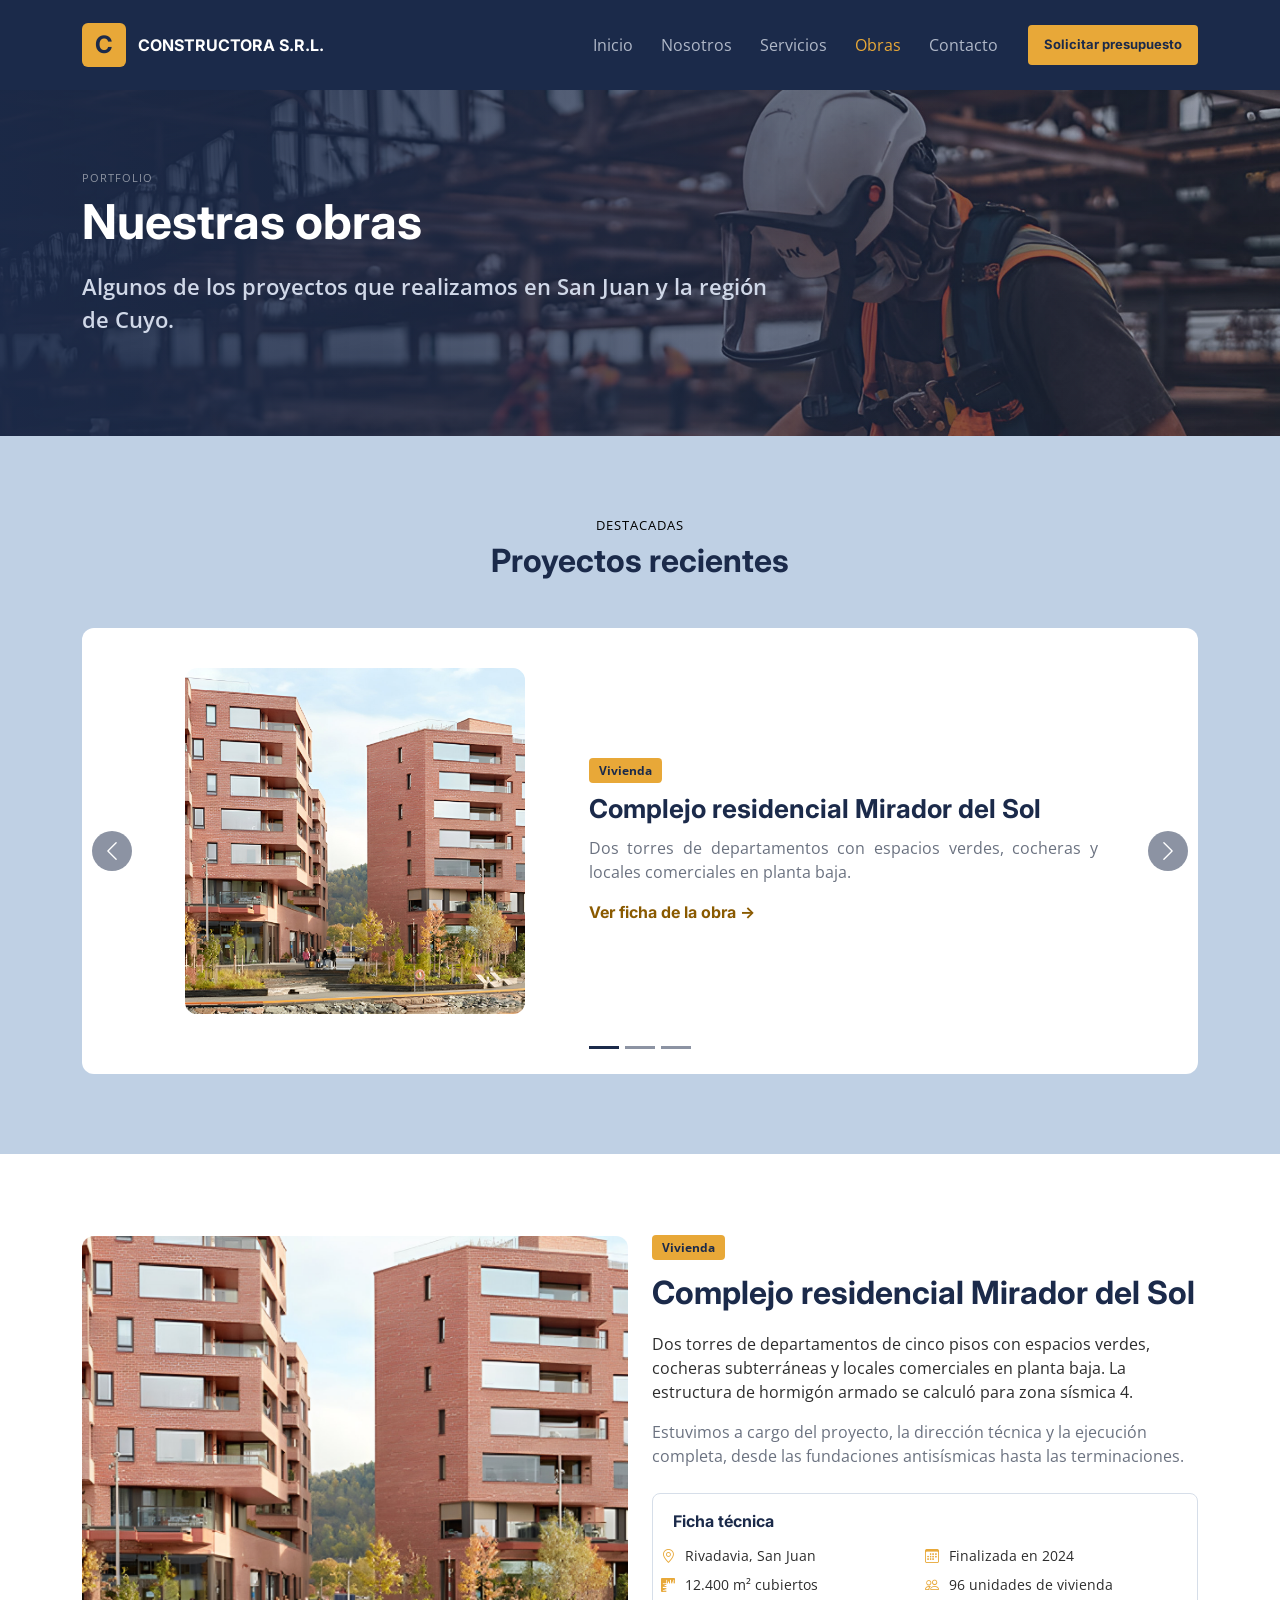
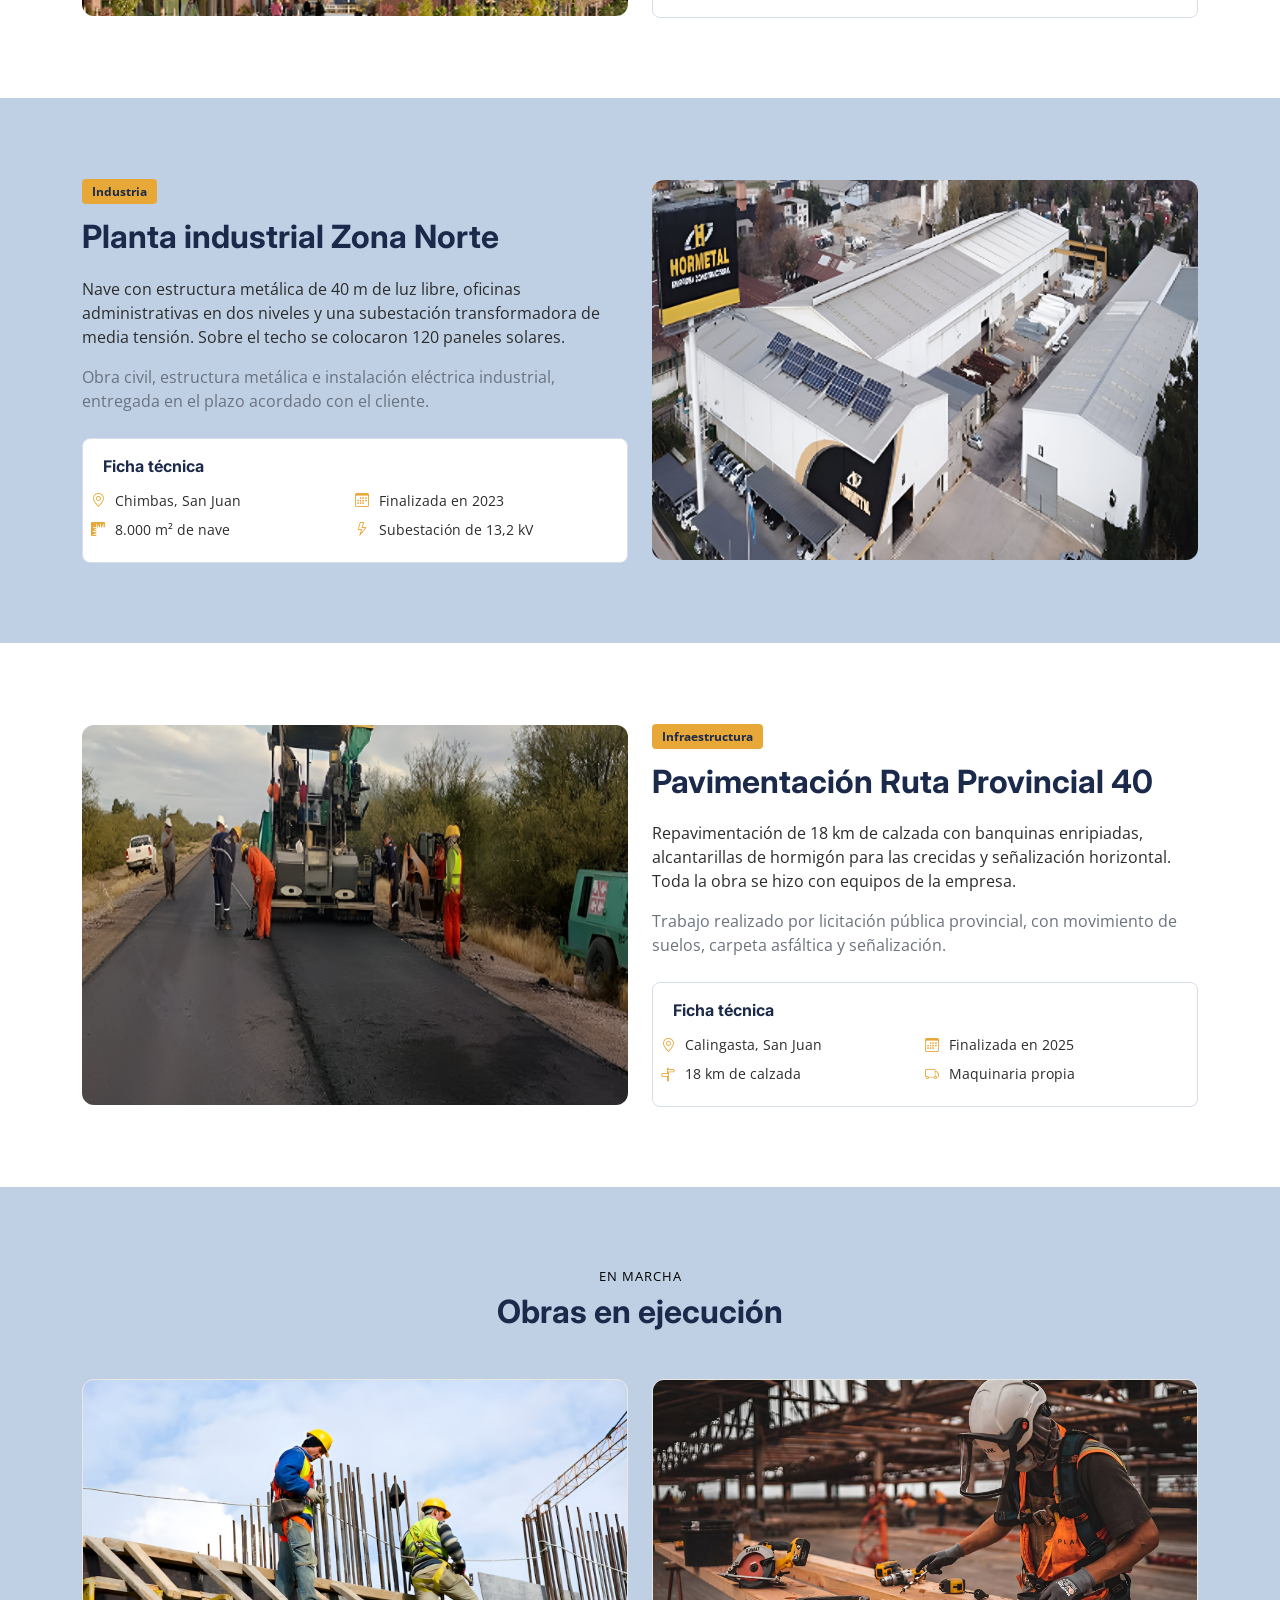
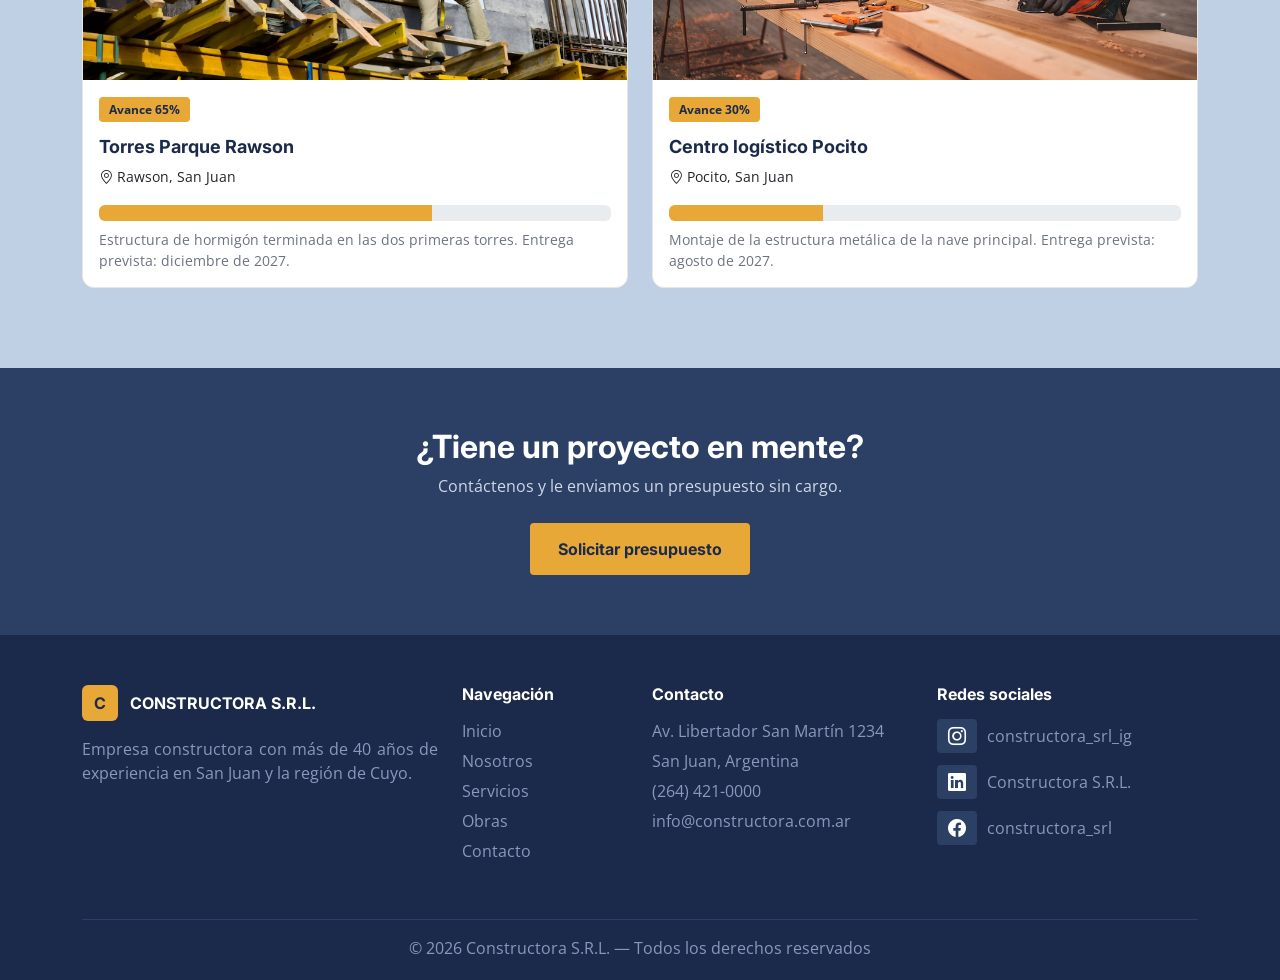
<file: obras.html>
<!DOCTYPE html>
<html lang="es">
<head>
    <meta charset="UTF-8">
    <meta name="viewport" content="width=device-width, initial-scale=1.0">
    <title>Constructora S.R.L. | Obras</title>
    <!-- icono de la pestaña -->
    <link rel="icon" type="image/png" href="img/favicon.png">

    <!-- Bootstrap -->
    <link href="https://cdn.jsdelivr.net/npm/bootstrap@5.3.3/dist/css/bootstrap.min.css" rel="stylesheet">
    <!-- Iconos de Bootstrap -->
    <link rel="stylesheet" href="https://cdn.jsdelivr.net/npm/bootstrap-icons@1.11.3/font/bootstrap-icons.min.css">
    <!-- Tipografias de Google Fonts -->
    <link rel="preconnect" href="https://fonts.googleapis.com">
    <link rel="preconnect" href="https://fonts.gstatic.com" crossorigin>
    <link href="https://fonts.googleapis.com/css2?family=Inter:wght@400;700&family=Open+Sans:wght@400;600;700&display=swap" rel="stylesheet">

    <link rel="stylesheet" href="css/estilos.css">
</head>
<body>

    <!-- NAVBAR -->
    <nav class="navbar navbar-expand-lg navbar-dark barra-nav sticky-top">
        <div class="container">
            <a class="navbar-brand d-flex align-items-center" href="index.html">
                <span class="logo-c">C</span>
                <span class="logo-texto">CONSTRUCTORA S.R.L.</span>
            </a>
            <!-- menu hamburguesa (se ve en celular) -->
            <button class="navbar-toggler" type="button" data-bs-toggle="collapse" data-bs-target="#menu">
                <span class="navbar-toggler-icon"></span>
            </button>
            <div class="collapse navbar-collapse" id="menu">
                <ul class="navbar-nav ms-auto align-items-lg-center">
                    <li class="nav-item"><a class="nav-link" href="index.html">Inicio</a></li>
                    <li class="nav-item"><a class="nav-link" href="nosotros.html">Nosotros</a></li>
                    <li class="nav-item"><a class="nav-link" href="servicios.html">Servicios</a></li>
                    <li class="nav-item"><a class="nav-link active" href="obras.html">Obras</a></li>
                    <li class="nav-item"><a class="nav-link" href="contacto.html">Contacto</a></li>
                    <li class="nav-item ms-lg-3">
                        <a class="btn btn-amarillo btn-sm px-3" href="contacto.html">Solicitar presupuesto</a>
                    </li>
                </ul>
            </div>
        </div>
    </nav>

    <!-- TITULO DE LA PAGINA -->
    <header class="hero hero-chico hero-fija hero-obras">
        <div class="container position-relative">
            <p class="subtitulo text-white-50">PORTFOLIO</p>
            <h1>Nuestras obras</h1>
            <p class="hero-texto">Algunos de los proyectos que realizamos en San Juan y la región de Cuyo.</p>
        </div>
    </header>

    <!-- CARRUSEL DE OBRAS DESTACADAS -->
    <section class="seccion fondo-celeste">
        <div class="container">
            <p class="subtitulo text-center">DESTACADAS</p>
            <h2 class="titulo text-center mb-5">Proyectos recientes</h2>

            <div id="carruselObras" class="carousel slide carrusel" data-bs-ride="carousel">
                <div class="carousel-indicators">
                    <button type="button" data-bs-target="#carruselObras" data-bs-slide-to="0" class="active"></button>
                    <button type="button" data-bs-target="#carruselObras" data-bs-slide-to="1"></button>
                    <button type="button" data-bs-target="#carruselObras" data-bs-slide-to="2"></button>
                </div>

                <div class="carousel-inner">
                    <div class="carousel-item active">
                        <div class="row align-items-center g-0">
                            <div class="col-md-5 text-center">
                                <img src="img/edificio-mirador.jpg" class="img-carrusel" alt="Complejo residencial Mirador del Sol">
                            </div>
                            <div class="col-md-7 texto-carrusel">
                                <span class="etiqueta">Vivienda</span>
                                <h3>Complejo residencial Mirador del Sol</h3>
                                <p>Dos torres de departamentos con espacios verdes, cocheras y locales comerciales en planta baja.</p>
                                <a href="#mirador" class="link-amarillo">Ver ficha de la obra →</a>
                            </div>
                        </div>
                    </div>
                    <div class="carousel-item">
                        <div class="row align-items-center g-0">
                            <div class="col-md-5 text-center">
                                <img src="img/planta-industrial.jpg" class="img-carrusel" alt="Planta industrial Zona Norte">
                            </div>
                            <div class="col-md-7 texto-carrusel">
                                <span class="etiqueta">Industria</span>
                                <h3>Planta industrial Zona Norte</h3>
                                <p>Nave con estructura metálica, oficinas administrativas e instalación eléctrica de media tensión.</p>
                                <a href="#planta" class="link-amarillo">Ver ficha de la obra →</a>
                            </div>
                        </div>
                    </div>
                    <div class="carousel-item">
                        <div class="row align-items-center g-0">
                            <div class="col-md-5 text-center">
                                <img src="img/ruta40.jpg" class="img-carrusel" alt="Pavimentación Ruta Provincial 40">
                            </div>
                            <div class="col-md-7 texto-carrusel">
                                <span class="etiqueta">Infraestructura</span>
                                <h3>Pavimentación Ruta Provincial 40</h3>
                                <p>Repavimentación de calzada con banquinas, señalización horizontal y obras de desagüe.</p>
                                <a href="#ruta" class="link-amarillo">Ver ficha de la obra →</a>
                            </div>
                        </div>
                    </div>
                </div>

                <button class="carousel-control-prev" type="button" data-bs-target="#carruselObras" data-bs-slide="prev">
                    <span class="carousel-control-prev-icon"></span>
                    <span class="visually-hidden">Anterior</span>
                </button>
                <button class="carousel-control-next" type="button" data-bs-target="#carruselObras" data-bs-slide="next">
                    <span class="carousel-control-next-icon"></span>
                    <span class="visually-hidden">Siguiente</span>
                </button>
            </div>
        </div>
    </section>

    <!-- CADA OBRA CON SU FICHA -->
    <section id="mirador" class="seccion bg-white">
        <div class="container">
            <div class="row align-items-center g-4">
                <div class="col-lg-6">
                    <img src="img/edificio-mirador.jpg" class="img-servicio" alt="Complejo residencial Mirador del Sol">
                </div>
                <div class="col-lg-6">
                    <span class="etiqueta">Vivienda</span>
                    <h2 class="titulo mt-3">Complejo residencial Mirador del Sol</h2>
                    <p class="texto-oscuro">Dos torres de departamentos de cinco pisos con espacios verdes, cocheras subterráneas y locales comerciales en planta baja. La estructura de hormigón armado se calculó para zona sísmica 4.</p>
                    <p class="texto-gris">Estuvimos a cargo del proyecto, la dirección técnica y la ejecución completa, desde las fundaciones antisísmicas hasta las terminaciones.</p>
                    <div class="ficha">
                        <h3>Ficha técnica</h3>
                        <ul class="list-unstyled row mb-0">
                            <li class="col-sm-6"><i class="bi bi-geo-alt"></i> Rivadavia, San Juan</li>
                            <li class="col-sm-6"><i class="bi bi-calendar3"></i> Finalizada en 2024</li>
                            <li class="col-sm-6"><i class="bi bi-rulers"></i> 12.400 m² cubiertos</li>
                            <li class="col-sm-6"><i class="bi bi-people"></i> 96 unidades de vivienda</li>
                        </ul>
                    </div>
                </div>
            </div>
        </div>
    </section>

    <section id="planta" class="seccion fondo-celeste">
        <div class="container">
            <div class="row align-items-center g-4">
                <div class="col-lg-6 order-lg-2">
                    <img src="img/planta-industrial.jpg" class="img-servicio" alt="Planta industrial Zona Norte">
                </div>
                <div class="col-lg-6">
                    <span class="etiqueta">Industria</span>
                    <h2 class="titulo mt-3">Planta industrial Zona Norte</h2>
                    <p class="texto-oscuro">Nave con estructura metálica de 40 m de luz libre, oficinas administrativas en dos niveles y una subestación transformadora de media tensión. Sobre el techo se colocaron 120 paneles solares.</p>
                    <p class="texto-gris">Obra civil, estructura metálica e instalación eléctrica industrial, entregada en el plazo acordado con el cliente.</p>
                    <div class="ficha">
                        <h3>Ficha técnica</h3>
                        <ul class="list-unstyled row mb-0">
                            <li class="col-sm-6"><i class="bi bi-geo-alt"></i> Chimbas, San Juan</li>
                            <li class="col-sm-6"><i class="bi bi-calendar3"></i> Finalizada en 2023</li>
                            <li class="col-sm-6"><i class="bi bi-rulers"></i> 8.000 m² de nave</li>
                            <li class="col-sm-6"><i class="bi bi-lightning"></i> Subestación de 13,2 kV</li>
                        </ul>
                    </div>
                </div>
            </div>
        </div>
    </section>

    <section id="ruta" class="seccion bg-white">
        <div class="container">
            <div class="row align-items-center g-4">
                <div class="col-lg-6">
                    <img src="img/ruta40.jpg" class="img-servicio" alt="Pavimentación Ruta Provincial 40">
                </div>
                <div class="col-lg-6">
                    <span class="etiqueta">Infraestructura</span>
                    <h2 class="titulo mt-3">Pavimentación Ruta Provincial 40</h2>
                    <p class="texto-oscuro">Repavimentación de 18 km de calzada con banquinas enripiadas, alcantarillas de hormigón para las crecidas y señalización horizontal. Toda la obra se hizo con equipos de la empresa.</p>
                    <p class="texto-gris">Trabajo realizado por licitación pública provincial, con movimiento de suelos, carpeta asfáltica y señalización.</p>
                    <div class="ficha">
                        <h3>Ficha técnica</h3>
                        <ul class="list-unstyled row mb-0">
                            <li class="col-sm-6"><i class="bi bi-geo-alt"></i> Calingasta, San Juan</li>
                            <li class="col-sm-6"><i class="bi bi-calendar3"></i> Finalizada en 2025</li>
                            <li class="col-sm-6"><i class="bi bi-signpost-split"></i> 18 km de calzada</li>
                            <li class="col-sm-6"><i class="bi bi-truck"></i> Maquinaria propia</li>
                        </ul>
                    </div>
                </div>
            </div>
        </div>
    </section>

    <!-- OBRAS EN EJECUCION -->
    <section class="seccion fondo-celeste">
        <div class="container">
            <p class="subtitulo text-center">EN MARCHA</p>
            <h2 class="titulo text-center mb-5">Obras en ejecución</h2>

            <div class="row g-4">
                <div class="col-md-6">
                    <div class="card tarjeta-obra h-100">
                        <img src="img/obreros-encofrado.jpg" class="card-img-top" alt="Obreros trabajando sobre el encofrado de una losa">
                        <div class="card-body">
                            <span class="etiqueta">Avance 65%</span>
                            <h3 class="mt-3">Torres Parque Rawson</h3>
                            <p><i class="bi bi-geo-alt"></i> Rawson, San Juan</p>
                            <div class="progress mb-2">
                                <div class="progress-bar barra-avance" style="width: 65%"></div>
                            </div>
                            <p class="texto-gris mb-0">Estructura de hormigón terminada en las dos primeras torres. Entrega prevista: diciembre de 2027.</p>
                        </div>
                    </div>
                </div>
                <div class="col-md-6">
                    <div class="card tarjeta-obra h-100">
                        <img src="img/hero-obras.jpg" class="card-img-top" alt="Operario cortando madera en la obra">
                        <div class="card-body">
                            <span class="etiqueta">Avance 30%</span>
                            <h3 class="mt-3">Centro logístico Pocito</h3>
                            <p><i class="bi bi-geo-alt"></i> Pocito, San Juan</p>
                            <div class="progress mb-2">
                                <div class="progress-bar barra-avance" style="width: 30%"></div>
                            </div>
                            <p class="texto-gris mb-0">Montaje de la estructura metálica de la nave principal. Entrega prevista: agosto de 2027.</p>
                        </div>
                    </div>
                </div>
            </div>
        </div>
    </section>

    <!-- Presupuesto -->
    <section class="banda-cta">
        <div class="container text-center">
            <h2>¿Tiene un proyecto en mente?</h2>
            <p>Contáctenos y le enviamos un presupuesto sin cargo.</p>
            <a href="contacto.html" class="btn btn-amarillo">Solicitar presupuesto</a>
        </div>
    </section>

    <!-- FOOTER -->
    <footer class="pie">
        <div class="container">
            <div class="row">
                <div class="col-md-6 col-lg-4 mb-4">
                    <div class="d-flex align-items-center mb-3">
                        <span class="logo-c logo-chico">C</span>
                        <span class="logo-texto">CONSTRUCTORA S.R.L.</span>
                    </div>
                    <p>Empresa constructora con más de 40 años de experiencia en San Juan y la región de Cuyo.</p>
                </div>
                <div class="col-6 col-md-3 col-lg-2 mb-4">
                    <h4>Navegación</h4>
                    <ul class="list-unstyled">
                        <li><a href="index.html">Inicio</a></li>
                        <li><a href="nosotros.html">Nosotros</a></li>
                        <li><a href="servicios.html">Servicios</a></li>
                        <li><a href="obras.html">Obras</a></li>
                        <li><a href="contacto.html">Contacto</a></li>
                    </ul>
                </div>
                <div class="col-sm-6 col-md-3 col-lg-3 mb-4">
                    <h4>Contacto</h4>
                    <ul class="list-unstyled">
                        <li>Av. Libertador San Martín 1234</li>
                        <li>San Juan, Argentina</li>
                        <li>(264) 421-0000</li>
                        <li>info@constructora.com.ar</li>
                    </ul>
                </div>
                <div class="col-md-6 col-lg-3 mb-4">
                    <h4>Redes sociales</h4>
                    <a href="#" class="red"><span class="icono-red"><i class="bi bi-instagram"></i></span> constructora_srl_ig</a>
                    <a href="#" class="red"><span class="icono-red"><i class="bi bi-linkedin"></i></span> Constructora S.R.L.</a>
                    <a href="#" class="red"><span class="icono-red"><i class="bi bi-facebook"></i></span> constructora_srl</a>
                </div>
            </div>
            <hr>
            <p class="text-center copy">© 2026 Constructora S.R.L. — Todos los derechos reservados</p>
        </div>
    </footer>

    <script src="https://cdn.jsdelivr.net/npm/bootstrap@5.3.3/dist/js/bootstrap.bundle.min.js"></script>
</body>
</html>
</file>
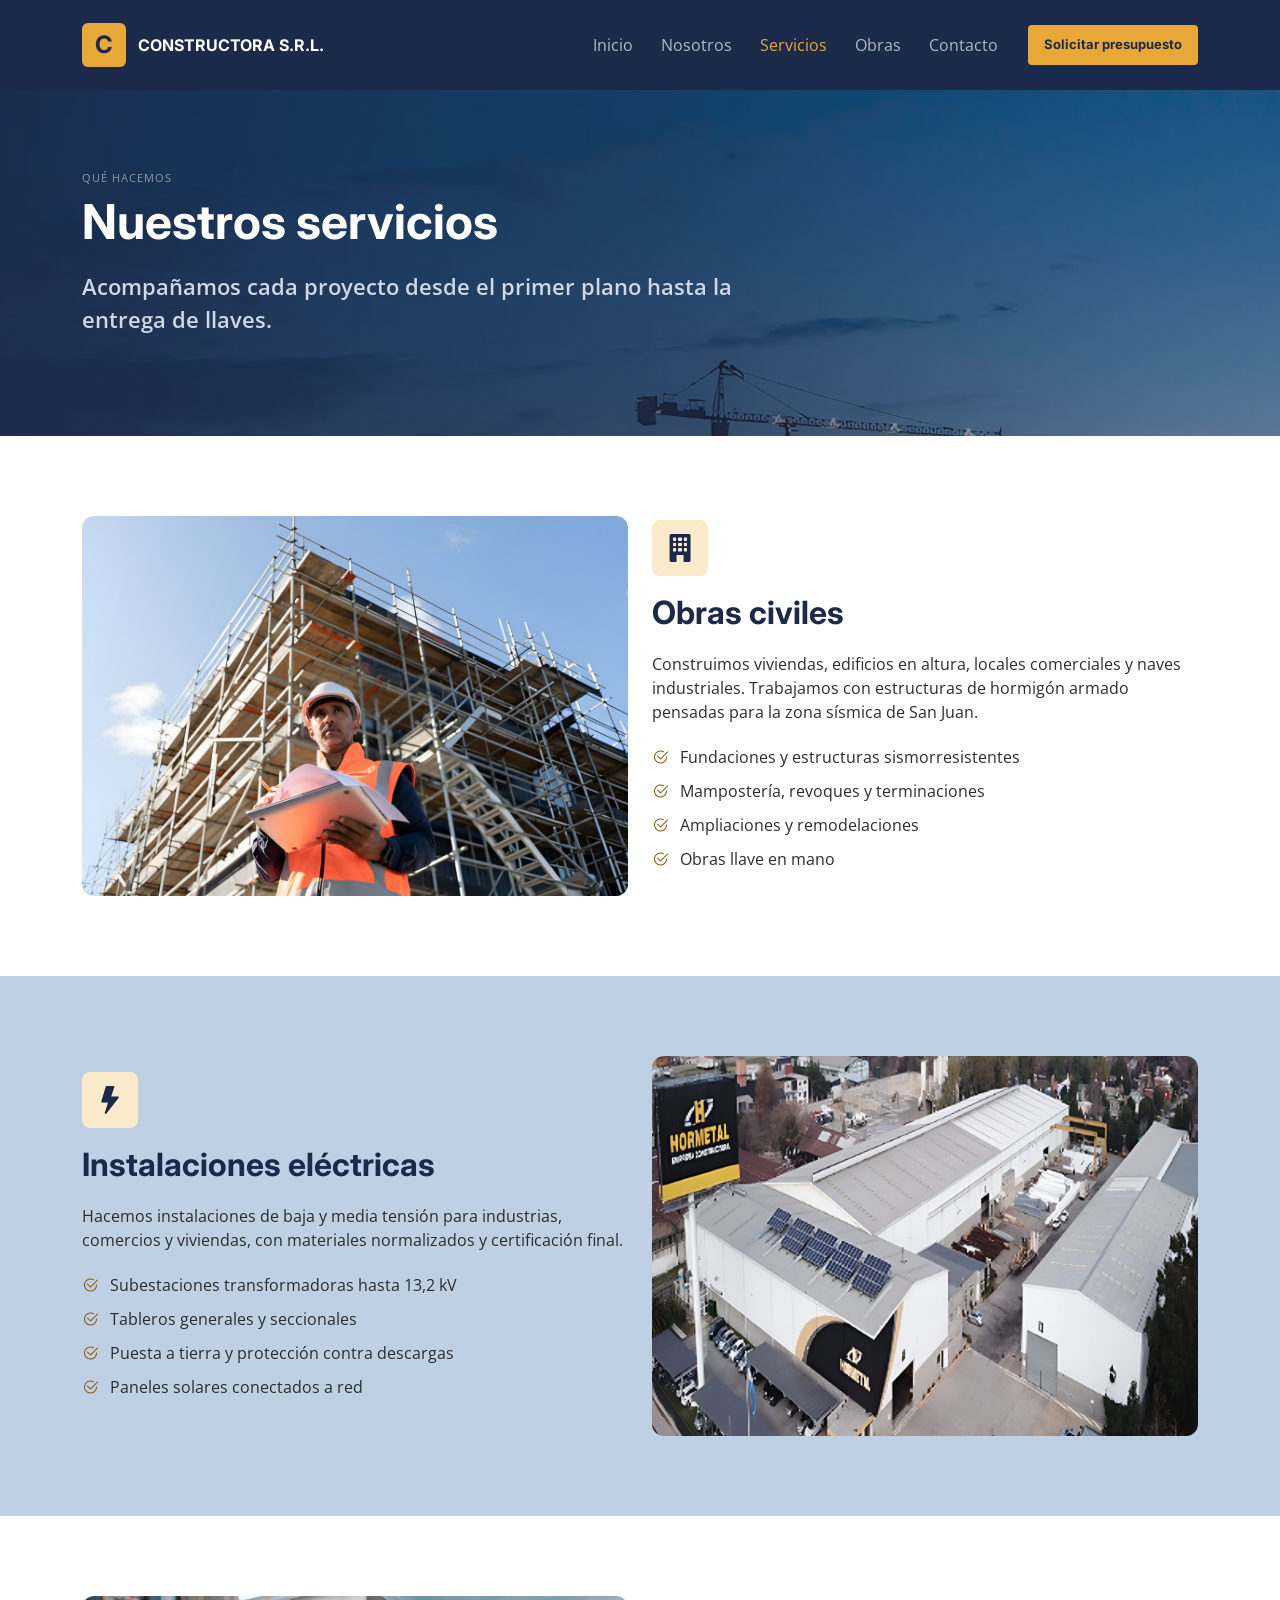
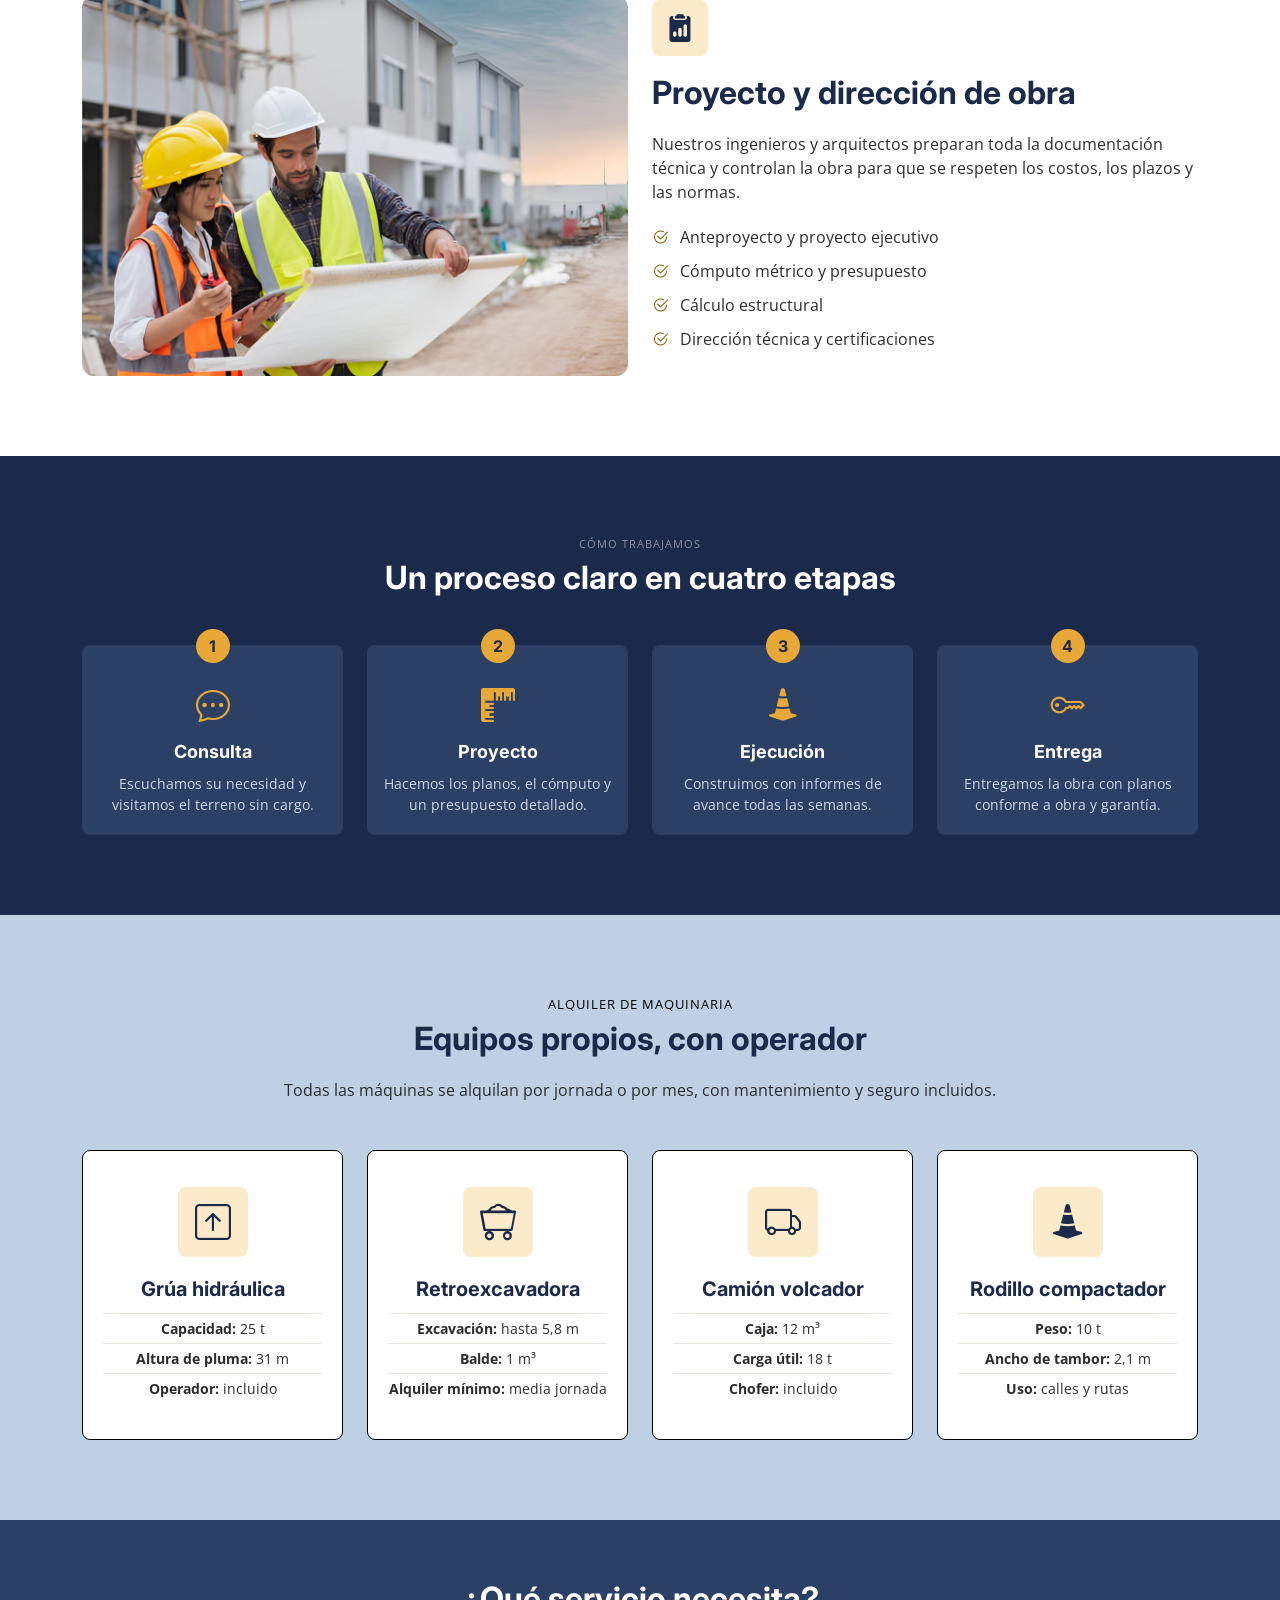
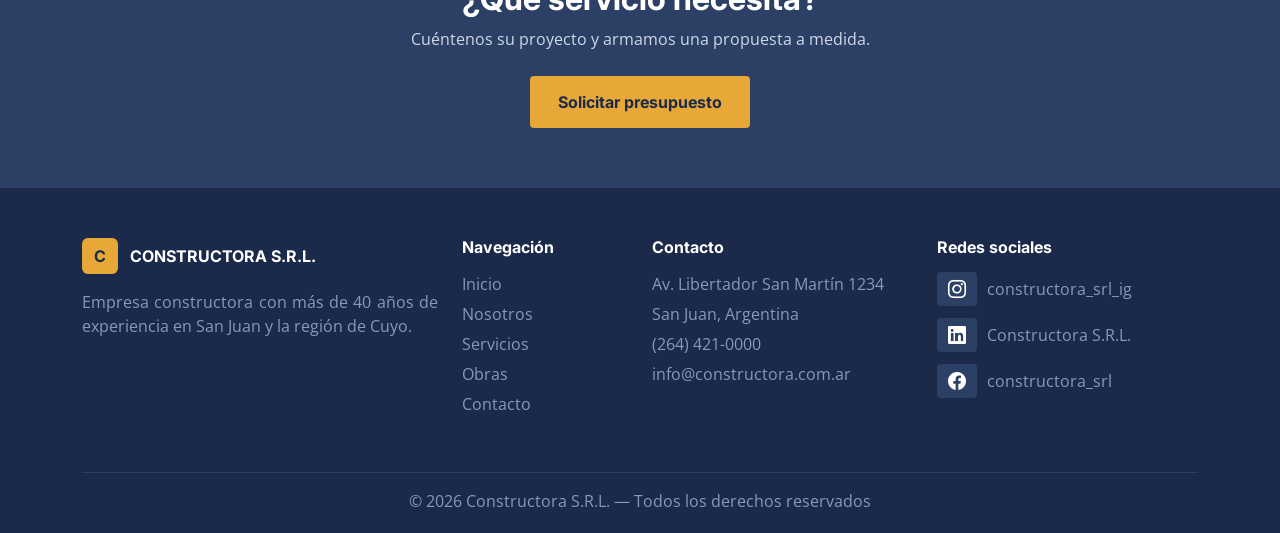
<file: servicios.html>
<!DOCTYPE html>
<html lang="es">
<head>
    <meta charset="UTF-8">
    <meta name="viewport" content="width=device-width, initial-scale=1.0">
    <title>Constructora S.R.L. | Servicios</title>
    <!-- icono de la pestaña -->
    <link rel="icon" type="image/png" href="img/favicon.png">

    <!-- Bootstrap -->
    <link href="https://cdn.jsdelivr.net/npm/bootstrap@5.3.3/dist/css/bootstrap.min.css" rel="stylesheet">
    <!-- Iconos de Bootstrap -->
    <link rel="stylesheet" href="https://cdn.jsdelivr.net/npm/bootstrap-icons@1.11.3/font/bootstrap-icons.min.css">
    <!-- Tipografias de Google Fonts -->
    <link rel="preconnect" href="https://fonts.googleapis.com">
    <link rel="preconnect" href="https://fonts.gstatic.com" crossorigin>
    <link href="https://fonts.googleapis.com/css2?family=Inter:wght@400;700&family=Open+Sans:wght@400;600;700&display=swap" rel="stylesheet">

    <link rel="stylesheet" href="css/estilos.css">
</head>
<body>

    <!-- NAVBAR -->
    <nav class="navbar navbar-expand-lg navbar-dark barra-nav sticky-top">
        <div class="container">
            <a class="navbar-brand d-flex align-items-center" href="index.html">
                <span class="logo-c">C</span>
                <span class="logo-texto">CONSTRUCTORA S.R.L.</span>
            </a>
            <!-- menu hamburguesa (se ve en celular) -->
            <button class="navbar-toggler" type="button" data-bs-toggle="collapse" data-bs-target="#menu">
                <span class="navbar-toggler-icon"></span>
            </button>
            <div class="collapse navbar-collapse" id="menu">
                <ul class="navbar-nav ms-auto align-items-lg-center">
                    <li class="nav-item"><a class="nav-link" href="index.html">Inicio</a></li>
                    <li class="nav-item"><a class="nav-link" href="nosotros.html">Nosotros</a></li>
                    <li class="nav-item"><a class="nav-link active" href="servicios.html">Servicios</a></li>
                    <li class="nav-item"><a class="nav-link" href="obras.html">Obras</a></li>
                    <li class="nav-item"><a class="nav-link" href="contacto.html">Contacto</a></li>
                    <li class="nav-item ms-lg-3">
                        <a class="btn btn-amarillo btn-sm px-3" href="contacto.html">Solicitar presupuesto</a>
                    </li>
                </ul>
            </div>
        </div>
    </nav>

    <!-- TITULO DE LA PAGINA -->
    <header class="hero hero-chico hero-fija">
        <div class="container position-relative">
            <p class="subtitulo text-white-50">QUÉ HACEMOS</p>
            <h1>Nuestros servicios</h1>
            <p class="hero-texto">Acompañamos cada proyecto desde el primer plano hasta la entrega de llaves.</p>
        </div>
    </header>

    <!-- OBRAS CIVILES -->
    <section id="civiles" class="seccion bg-white">
        <div class="container">
            <div class="row align-items-center g-4">
                <div class="col-lg-6">
                    <img src="img/ingeniero-obra.jpg" class="img-servicio" alt="Ingeniero frente a un edificio en construcción">
                </div>
                <div class="col-lg-6">
                    <div class="icono icono-izq"><i class="bi bi-building-fill"></i></div>
                    <h2 class="titulo">Obras civiles</h2>
                    <p class="texto-oscuro">Construimos viviendas, edificios en altura, locales comerciales y naves industriales. Trabajamos con estructuras de hormigón armado pensadas para la zona sísmica de San Juan.</p>
                    <ul class="list-unstyled lista-check">
                        <li><i class="bi bi-check2-circle"></i> Fundaciones y estructuras sismorresistentes</li>
                        <li><i class="bi bi-check2-circle"></i> Mampostería, revoques y terminaciones</li>
                        <li><i class="bi bi-check2-circle"></i> Ampliaciones y remodelaciones</li>
                        <li><i class="bi bi-check2-circle"></i> Obras llave en mano</li>
                    </ul>
                </div>
            </div>
        </div>
    </section>

    <!-- INSTALACIONES ELECTRICAS -->
    <section id="electricas" class="seccion fondo-celeste">
        <div class="container">
            <div class="row align-items-center g-4">
                <div class="col-lg-6 order-lg-2">
                    <img src="img/planta-industrial.jpg" class="img-servicio" alt="Planta industrial con paneles solares">
                </div>
                <div class="col-lg-6">
                    <div class="icono icono-izq"><i class="bi bi-lightning-fill"></i></div>
                    <h2 class="titulo">Instalaciones eléctricas</h2>
                    <p class="texto-oscuro">Hacemos instalaciones de baja y media tensión para industrias, comercios y viviendas, con materiales normalizados y certificación final.</p>
                    <ul class="list-unstyled lista-check">
                        <li><i class="bi bi-check2-circle"></i> Subestaciones transformadoras hasta 13,2 kV</li>
                        <li><i class="bi bi-check2-circle"></i> Tableros generales y seccionales</li>
                        <li><i class="bi bi-check2-circle"></i> Puesta a tierra y protección contra descargas</li>
                        <li><i class="bi bi-check2-circle"></i> Paneles solares conectados a red</li>
                    </ul>
                </div>
            </div>
        </div>
    </section>

    <!-- PROYECTO Y DIRECCION -->
    <section id="proyecto" class="seccion bg-white">
        <div class="container">
            <div class="row align-items-center g-4">
                <div class="col-lg-6">
                    <img src="img/planos-obra.jpg" class="img-servicio" alt="Ingenieros revisando los planos en una obra">
                </div>
                <div class="col-lg-6">
                    <div class="icono icono-izq"><i class="bi bi-clipboard2-data-fill"></i></div>
                    <h2 class="titulo">Proyecto y dirección de obra</h2>
                    <p class="texto-oscuro">Nuestros ingenieros y arquitectos preparan toda la documentación técnica y controlan la obra para que se respeten los costos, los plazos y las normas.</p>
                    <ul class="list-unstyled lista-check">
                        <li><i class="bi bi-check2-circle"></i> Anteproyecto y proyecto ejecutivo</li>
                        <li><i class="bi bi-check2-circle"></i> Cómputo métrico y presupuesto</li>
                        <li><i class="bi bi-check2-circle"></i> Cálculo estructural</li>
                        <li><i class="bi bi-check2-circle"></i> Dirección técnica y certificaciones</li>
                    </ul>
                </div>
            </div>
        </div>
    </section>

    <!-- COMO TRABAJAMOS -->
    <section class="seccion fondo-azul">
        <div class="container">
            <p class="subtitulo text-center text-white-50">CÓMO TRABAJAMOS</p>
            <h2 class="titulo text-center text-white mb-5">Un proceso claro en cuatro etapas</h2>
            <div class="row g-4 text-center">
                <div class="col-6 col-lg-3">
                    <div class="paso">
                        <span class="paso-num">1</span>
                        <i class="bi bi-chat-dots"></i>
                        <h3>Consulta</h3>
                        <p>Escuchamos su necesidad y visitamos el terreno sin cargo.</p>
                    </div>
                </div>
                <div class="col-6 col-lg-3">
                    <div class="paso">
                        <span class="paso-num">2</span>
                        <i class="bi bi-rulers"></i>
                        <h3>Proyecto</h3>
                        <p>Hacemos los planos, el cómputo y un presupuesto detallado.</p>
                    </div>
                </div>
                <div class="col-6 col-lg-3">
                    <div class="paso">
                        <span class="paso-num">3</span>
                        <i class="bi bi-cone-striped"></i>
                        <h3>Ejecución</h3>
                        <p>Construimos con informes de avance todas las semanas.</p>
                    </div>
                </div>
                <div class="col-6 col-lg-3">
                    <div class="paso">
                        <span class="paso-num">4</span>
                        <i class="bi bi-key"></i>
                        <h3>Entrega</h3>
                        <p>Entregamos la obra con planos conforme a obra y garantía.</p>
                    </div>
                </div>
            </div>
        </div>
    </section>

    <!-- ALQUILER DE MAQUINARIA -->
    <section id="maquinaria" class="seccion fondo-celeste">
        <div class="container">
            <p class="subtitulo text-center">ALQUILER DE MAQUINARIA</p>
            <h2 class="titulo text-center">Equipos propios, con operador</h2>
            <p class="text-center mb-5">Todas las máquinas se alquilan por jornada o por mes, con mantenimiento y seguro incluidos.</p>

            <div class="row g-4">
                <div class="col-sm-6 col-lg-3">
                    <div class="card tarjeta-servicio maquina h-100">
                        <div class="card-body">
                            <div class="icono"><i class="bi bi-arrow-up-square"></i></div>
                            <h3>Grúa hidráulica</h3>
                            <ul class="list-unstyled">
                                <li><strong>Capacidad:</strong> 25 t</li>
                                <li><strong>Altura de pluma:</strong> 31 m</li>
                                <li><strong>Operador:</strong> incluido</li>
                            </ul>
                        </div>
                    </div>
                </div>
                <div class="col-sm-6 col-lg-3">
                    <div class="card tarjeta-servicio maquina h-100">
                        <div class="card-body">
                            <div class="icono"><i class="bi bi-minecart-loaded"></i></div>
                            <h3>Retroexcavadora</h3>
                            <ul class="list-unstyled">
                                <li><strong>Excavación:</strong> hasta 5,8 m</li>
                                <li><strong>Balde:</strong> 1 m³</li>
                                <li><strong>Alquiler mínimo:</strong> media jornada</li>
                            </ul>
                        </div>
                    </div>
                </div>
                <div class="col-sm-6 col-lg-3">
                    <div class="card tarjeta-servicio maquina h-100">
                        <div class="card-body">
                            <div class="icono"><i class="bi bi-truck"></i></div>
                            <h3>Camión volcador</h3>
                            <ul class="list-unstyled">
                                <li><strong>Caja:</strong> 12 m³</li>
                                <li><strong>Carga útil:</strong> 18 t</li>
                                <li><strong>Chofer:</strong> incluido</li>
                            </ul>
                        </div>
                    </div>
                </div>
                <div class="col-sm-6 col-lg-3">
                    <div class="card tarjeta-servicio maquina h-100">
                        <div class="card-body">
                            <div class="icono"><i class="bi bi-cone-striped"></i></div>
                            <h3>Rodillo compactador</h3>
                            <ul class="list-unstyled">
                                <li><strong>Peso:</strong> 10 t</li>
                                <li><strong>Ancho de tambor:</strong> 2,1 m</li>
                                <li><strong>Uso:</strong> calles y rutas</li>
                            </ul>
                        </div>
                    </div>
                </div>
            </div>
        </div>
    </section>

    <!-- Presupuesto -->
    <section class="banda-cta">
        <div class="container text-center">
            <h2>¿Qué servicio necesita?</h2>
            <p>Cuéntenos su proyecto y armamos una propuesta a medida.</p>
            <a href="contacto.html" class="btn btn-amarillo">Solicitar presupuesto</a>
        </div>
    </section>

    <!-- FOOTER -->
    <footer class="pie">
        <div class="container">
            <div class="row">
                <div class="col-md-6 col-lg-4 mb-4">
                    <div class="d-flex align-items-center mb-3">
                        <span class="logo-c logo-chico">C</span>
                        <span class="logo-texto">CONSTRUCTORA S.R.L.</span>
                    </div>
                    <p>Empresa constructora con más de 40 años de experiencia en San Juan y la región de Cuyo.</p>
                </div>
                <div class="col-6 col-md-3 col-lg-2 mb-4">
                    <h4>Navegación</h4>
                    <ul class="list-unstyled">
                        <li><a href="index.html">Inicio</a></li>
                        <li><a href="nosotros.html">Nosotros</a></li>
                        <li><a href="servicios.html">Servicios</a></li>
                        <li><a href="obras.html">Obras</a></li>
                        <li><a href="contacto.html">Contacto</a></li>
                    </ul>
                </div>
                <div class="col-sm-6 col-md-3 col-lg-3 mb-4">
                    <h4>Contacto</h4>
                    <ul class="list-unstyled">
                        <li>Av. Libertador San Martín 1234</li>
                        <li>San Juan, Argentina</li>
                        <li>(264) 421-0000</li>
                        <li>info@constructora.com.ar</li>
                    </ul>
                </div>
                <div class="col-md-6 col-lg-3 mb-4">
                    <h4>Redes sociales</h4>
                    <a href="#" class="red"><span class="icono-red"><i class="bi bi-instagram"></i></span> constructora_srl_ig</a>
                    <a href="#" class="red"><span class="icono-red"><i class="bi bi-linkedin"></i></span> Constructora S.R.L.</a>
                    <a href="#" class="red"><span class="icono-red"><i class="bi bi-facebook"></i></span> constructora_srl</a>
                </div>
            </div>
            <hr>
            <p class="text-center copy">© 2026 Constructora S.R.L. — Todos los derechos reservados</p>
        </div>
    </footer>

    <script src="https://cdn.jsdelivr.net/npm/bootstrap@5.3.3/dist/js/bootstrap.bundle.min.js"></script>
</body>
</html>
</file>
<file: css/estilos.css>
/* =========================================
   Estilos - Constructora S.R.L.
   Diseño Web I - Practico Integrador
   Colores sacados del prototipo de Figma:
   azul oscuro  #1B2A4A
   azul medio   #2C4066
   amarillo     #E8A838
   celeste      #BFD0E4
   gris texto   #6B7280
   amarillo osc #8A5A00 (para links sobre fondo blanco)
   ========================================= */

body {
    font-family: 'Open Sans', sans-serif;
    color: #2C2C2C;
}

h1, h2, h3, h4, .btn, .logo-texto {
    font-family: 'Inter', sans-serif;
}

/* ---------- NAVBAR ---------- */
.barra-nav {
    background-color: #1B2A4A;
    padding: 18px 0;
}

.logo-c {
    background-color: #E8A838;
    color: #1B2A4A;
    font-family: 'Inter', sans-serif;
    font-weight: 700;
    font-size: 24px;
    width: 44px;
    height: 44px;
    border-radius: 6px;
    display: inline-flex;
    align-items: center;
    justify-content: center;
    margin-right: 12px;
}

.logo-chico {
    width: 36px;
    height: 36px;
    font-size: 16px;
}

.logo-texto {
    color: #fff;
    font-weight: 700;
    font-size: 16px;
}

.barra-nav .nav-link {
    color: #B0B8C8;
    margin: 0 6px;
}

.barra-nav .nav-link:hover,
.barra-nav .nav-link.active {
    color: #E8A838;
}

/* ---------- BOTONES ---------- */
.btn-amarillo {
    background-color: #E8A838;
    color: #1B2A4A;
    font-weight: 700;
    border: none;
    padding: 14px 28px;
    border-radius: 4px;
}

.btn-amarillo.btn-sm {
    padding: 10px 16px;
    font-size: 13px;
}

.btn-amarillo:hover {
    background-color: #d4952a;
    color: #1B2A4A;
}

.btn-hero {
    padding: 13px 28px;
    border-radius: 4px;
}

.btn-borde {
    border: 1.5px solid #1B2A4A;
    color: #1B2A4A;
    padding: 12px 20px;
    border-radius: 4px;
}

.btn-borde:hover {
    background-color: #1B2A4A;
    color: #fff;
}

.link-amarillo {
    color: #8A5A00; /* el amarillo claro no se leia sobre blanco */
    text-decoration: none;
    font-family: 'Inter', sans-serif;
    font-weight: 700;
}

.link-amarillo:hover {
    color: #1B2A4A;
    text-decoration: underline;
}

/* ---------- HERO ---------- */
.hero {
    background: linear-gradient(135deg, #2C4066 0%, #3B5278 50%, #1B2A4A 100%);
    color: #fff;
    padding: 130px 0 110px 0;
    position: relative;
    overflow: hidden;
}

.hero h1 {
    font-size: 48px;
    font-weight: 700;
    line-height: 1.2;
    margin-bottom: 20px;
}

.hero-texto {
    color: #D0D8E8;
    font-size: 22px;
    font-weight: 600;
    max-width: 700px;
    margin-bottom: 30px;
}

/* foto de fondo fija con capa azul encima para que se lea el texto */
.hero-fija {
    background: linear-gradient(90deg, rgba(27, 42, 74, 0.92) 0%, rgba(27, 42, 74, 0.70) 50%, rgba(27, 42, 74, 0.35) 100%),
                url(../img/hero.jpg) center / cover no-repeat fixed;
}

/* foto pagina contacto */
.hero-contacto {
    background-image: linear-gradient(90deg, rgba(27, 42, 74, 0.92) 0%, rgba(27, 42, 74, 0.70) 50%, rgba(27, 42, 74, 0.35) 100%),
                      url(../img/nosotros.jpg);
    background-attachment: scroll;
    background-position: center;
}

/* foto pagina obras */
.hero-obras {
    background-image: linear-gradient(90deg, rgba(27, 42, 74, 0.92) 0%, rgba(27, 42, 74, 0.70) 50%, rgba(27, 42, 74, 0.35) 100%),
                      url(../img/hero-obras.jpg);
    background-attachment: scroll;
    background-position: center 15%;
}

/* rectangulos transparentes del fondo */
.deco {
    position: absolute;
    background-color: rgba(0, 0, 0, 0.06);
    border: 0.5px solid rgba(255, 255, 255, 0.5);
}

.deco1 { top: 0; right: 0; width: 37.5%; height: 220px; }
.deco2 { top: 0; right: 0; width: 30.5%; height: 165px; }
.deco3 { top: 0; right: 0; width: 23.6%; height: 110px; background-color: rgba(0,0,0,0.04); }
.deco4 { bottom: 0; left: 0; width: 28%; height: 125px; background-color: rgba(0,0,0,0.04); }

/* con la foto de fondo no hacen falta los rectangulos */
.hero-fija .deco {
    display: none;
}

/* hero de las otras paginas (mas bajo) */
.hero-chico {
    padding: 80px 0 70px 0;
}

/* ---------- NUMEROS ---------- */
.numeros {
    background-color: #1B2A4A;
    padding: 25px 0;
}

.numero-item {
    border-left: 1px solid #2C4066;
    padding: 10px 0;
}

.numero-item:first-child {
    border-left: none;
}

.numeros h2 {
    color: #E8A838;
    font-size: 40px;
    font-weight: 700;
    margin-bottom: 4px;
}

.numeros p {
    color: #fff;
    font-weight: 700;
    font-size: 14px;
    margin: 0;
}

/* ---------- SECCIONES EN GENERAL ---------- */
.seccion {
    padding: 80px 0;
}

.fondo-celeste {
    background-color: #BFD0E4;
}

.subtitulo {
    font-size: 11px;
    color: #6B7280;
    letter-spacing: 1px;
    margin-bottom: 6px;
}

.fondo-celeste .subtitulo {
    color: #000;
    font-size: 13px;
}

.titulo {
    font-size: 32px;
    font-weight: 700;
    color: #1B2A4A;
    margin-bottom: 20px;
}

.texto-oscuro {
    color: #2C2C2C;
}

.texto-gris {
    color: #6B7280;
    margin-bottom: 25px;
}

/* ---------- SERVICIOS ---------- */
/* padding chico a los costados para que el texto justificado tenga mas ancho */
.tarjeta-servicio {
    border: 1px solid #000;
    border-radius: 8px;
    text-align: center;
    padding: 20px 4px;
}

.icono {
    background-color: #FBEBCB; /* amarillo clarito, con el azul transparente el icono casi no se veia */
    color: #1B2A4A;
    width: 70px;
    height: 70px;
    border-radius: 8px;
    font-size: 36px;
    display: flex;
    align-items: center;
    justify-content: center;
    margin: 0 auto 20px auto;
}

.tarjeta-servicio h3 {
    font-size: 20px;
    font-weight: 700;
    color: #1B2A4A;
    margin-bottom: 12px;
}

.tarjeta-servicio p {
    font-size: 14px;
    color: #6B7280;
    margin-bottom: 25px;
}

/* ---------- OBRAS ---------- */
.tarjeta-obra {
    border: 1px solid #E8E8E0;
    border-radius: 12px;
    overflow: hidden;
}

.tarjeta-obra .card-img-top {
    height: 300px;
    object-fit: cover;
}

.tarjeta-obra h3 {
    font-size: 18px;
    font-weight: 700;
    color: #1B2A4A;
}

.tarjeta-obra p {
    font-size: 14px;
    margin-bottom: 18px;
}

/* ---------- CONTACTO ---------- */
.formulario {
    background-color: #fff;
    border: 1px solid #E8E8E0;
    border-radius: 8px;
    padding: 30px;
}

.formulario .form-label {
    font-size: 13px;
    color: #2C2C2C;
    margin-bottom: 4px;
}

.formulario .form-control {
    border: 1px solid #D0D0D0;
    border-radius: 4px;
    font-size: 14px;
}

.formulario .form-control::placeholder {
    color: #BBBBBB;
}

.datos-contacto {
    background-color: #1B2A4A;
    border-radius: 8px;
    padding: 30px 50px;
    color: #fff;
}

.datos-contacto h3 {
    font-size: 20px;
    font-weight: 700;
    margin-bottom: 25px;
}

.dato-titulo {
    color: #8899BB;
    font-size: 13px;
    margin-bottom: 2px;
}

.dato {
    margin-bottom: 20px;
}

.dato span {
    color: #D0D8E8;
}

/* ---------- PAGINA OBRAS: CARRUSEL ---------- */
.carrusel {
    background-color: #fff;
    border-radius: 12px;
    padding: 40px 70px 60px 70px;
}

.img-carrusel {
    width: 100%;
    max-width: 340px;
    border-radius: 12px;
}

.texto-carrusel {
    padding: 20px 30px;
}

.texto-carrusel h3 {
    color: #1B2A4A;
    font-weight: 700;
    font-size: 26px;
    margin: 12px 0;
}

.texto-carrusel p {
    color: #6B7280;
    font-size: 16px;
}

.etiqueta {
    background-color: #E8A838;
    color: #1B2A4A;
    font-size: 12px;
    font-weight: 700;
    padding: 4px 10px;
    border-radius: 4px;
}

/* las flechas e indicadores en azul porque el fondo es blanco */
.carrusel .carousel-control-prev-icon,
.carrusel .carousel-control-next-icon {
    background-color: #1B2A4A;
    border-radius: 50%;
    background-size: 55%;
    width: 40px;
    height: 40px;
}

.carrusel .carousel-control-prev,
.carrusel .carousel-control-next {
    width: 60px;
}

.carrusel .carousel-indicators {
    margin-bottom: 15px;
}

.carrusel .carousel-indicators button {
    background-color: #1B2A4A;
}

/* fichas */
.ficha {
    background-color: #fff;
    border: 1px solid #D6DEE9;
    border-radius: 8px;
    padding: 18px 20px;
}

.ficha .icono {
    margin: 0 0 15px 0;
    width: 56px;
    height: 56px;
    font-size: 28px;
}

.ficha h3 {
    color: #1B2A4A;
    font-size: 16px;
    font-weight: 700;
    margin-bottom: 10px;
}

.ficha li {
    padding: 4px 0;
    font-size: 15px;
}

.ficha li i {
    color: #E8A838;
    margin-right: 6px;
}

.ficha p {
    color: #6B7280;
    font-size: 14px;
    margin-top: 10px;
}

/* banda azul antes del footer */
.banda-cta {
    background-color: #2C4066;
    color: #fff;
    padding: 60px 0;
}

.banda-cta h2 {
    font-weight: 700;
}

.banda-cta p {
    color: #D0D8E8;
    margin-bottom: 25px;
}

/* ---------- FOOTER ---------- */
.pie {
    background-color: #1B2A4A;
    color: #8899BB;
    padding: 50px 0 20px 0;
}

.pie h4 {
    color: #fff;
    font-size: 16px;
    font-weight: 700;
    margin-bottom: 15px;
}

.pie li {
    margin-bottom: 6px;
}

.pie a {
    color: #8899BB;
    text-decoration: none;
}

.pie a:hover {
    color: #E8A838;
}

.red {
    display: flex;
    align-items: center;
    margin-bottom: 12px;
}

.icono-red {
    background-color: #2C4066;
    color: #fff;
    width: 40px;
    height: 34px;
    border-radius: 4px;
    display: inline-flex;
    align-items: center;
    justify-content: center;
    margin-right: 10px;
    font-size: 18px;
}

.pie hr {
    border-color: #2C4066;
    opacity: 1;
}

.copy {
    color: #8899BB;
    margin: 0;
}

/* ---------- TEXTOS JUSTIFICADOS ---------- */
/* los titulos quedan como en el figma, solo se justifican los parrafos.
   hyphens corta las palabras con guion para que no queden huecos */
#nosotros p.texto-oscuro,
#nosotros p.texto-gris,
.tarjeta-servicio p,
.texto-carrusel p,
.ficha p,
.pie .col-lg-4 p {
    text-align: justify;
    hyphens: auto;
    -webkit-hyphens: auto;
}

/* ---------- HOVER EN TARJETAS ---------- */
/* la tarjeta sube un poco y el icono se pinta de amarillo */
.tarjeta-servicio,
.tarjeta-obra {
    transition: 0.3s;
}

.tarjeta-servicio:hover,
.tarjeta-obra:hover {
    transform: translateY(-5px);
    box-shadow: 0 8px 20px rgba(0, 0, 0, 0.15);
}

.tarjeta-servicio:hover .icono {
    background-color: #E8A838;
}

/* imagen de nosotros con bordes redondeados */
.img-redonda {
    border-radius: 12px;
}

/* ---------- TESTIMONIOS ---------- */
.testimonios {
    background-color: #F4F7FB;
}

.comillas {
    font-size: 50px;
    color: #E8A838;
}

.cita {
    font-size: 19px;
    max-width: 750px;
    margin: 0 auto 20px auto;
}

.cliente {
    font-family: 'Inter', sans-serif;
    font-weight: 700;
    color: #1B2A4A;
    margin: 0;
}

.empresa {
    font-size: 14px;
    color: #6B7280;
}

/* ---------- PAGINA SERVICIOS ---------- */
.img-servicio {
    width: 100%;
    height: 380px;
    object-fit: cover;
    border-radius: 12px;
}

/* el icono va a la izquierda y no centrado */
.icono-izq {
    margin: 0 0 18px 0;
    width: 56px;
    height: 56px;
    font-size: 28px;
}

.lista-check li {
    padding: 5px 0;
}

.lista-check i {
    color: #8A5A00;
    margin-right: 8px;
}

/* seccion azul de los pasos */
.fondo-azul {
    background-color: #1B2A4A;
}

.paso {
    background-color: #2C4066;
    color: #D0D8E8;
    border-radius: 8px;
    padding: 35px 15px 20px 15px;
    height: 100%;
    position: relative;
}

/* circulo amarillo con el numero arriba del recuadro */
.paso-num {
    position: absolute;
    top: -16px;
    left: 50%;
    margin-left: -17px;
    width: 34px;
    height: 34px;
    border-radius: 50%;
    background-color: #E8A838;
    color: #1B2A4A;
    font-family: 'Inter', sans-serif;
    font-weight: 700;
    line-height: 34px;
}

.paso i {
    font-size: 34px;
    color: #E8A838;
}

.paso h3 {
    color: #fff;
    font-size: 18px;
    font-weight: 700;
    margin: 10px 0;
}

.paso p {
    font-size: 14px;
    margin: 0;
}

/* tarjetas de maquinaria */
.maquina ul {
    font-size: 14px;
    color: #2C2C2C;
    margin: 0;
}

.maquina li {
    padding: 4px 0;
    border-top: 1px solid #E8E8E0;
}

/* ---------- PAGINA OBRAS ---------- */
.ficha li {
    padding: 4px 0;
    font-size: 14px;
}

.barra-avance {
    background-color: #E8A838;
}

/* ---------- PAGINA CONTACTO ---------- */
.form-select {
    font-size: 14px;
}

.datos-contacto i {
    color: #E8A838;
}

.mapa iframe {
    width: 100%;
    height: 400px;
    border: 0;
    border-radius: 12px;
}

/* preguntas frecuentes */
.acordeon .accordion-button {
    font-family: 'Inter', sans-serif;
    font-size: 16px;
    font-weight: 700;
    color: #1B2A4A;
}

.acordeon .accordion-button:not(.collapsed) {
    background-color: #E8A838;
    color: #1B2A4A;
}

/* modal de consulta enviada */
.icono-ok {
    font-size: 56px;
    color: #2E8B57;
}

/* ---------- MENU EN CELULAR ---------- */
.navbar-toggler {
    border-color: #E8A838;
}

/* ---------- CELULAR ---------- */
@media (max-width: 768px) {
    .hero {
        padding: 70px 0;
    }

    .hero h1 {
        font-size: 32px;
    }

    .hero-texto {
        font-size: 18px;
    }

    /* en celular el fondo fijo anda mal, lo dejo normal */
    .hero-fija {
        background-attachment: scroll;
    }

    .numero-item {
        border-left: none;
        margin-bottom: 10px;
    }

    .numeros h2 {
        font-size: 28px;
    }

    /* en celular los rectangulos tapan el texto */
    .deco {
        display: none;
    }

    .titulo {
        font-size: 26px;
    }

    .carrusel {
        padding: 25px 20px 50px 20px;
    }

    .carrusel .carousel-control-prev,
    .carrusel .carousel-control-next {
        display: none;
    }

    .datos-contacto {
        padding: 30px;
    }

    .img-servicio {
        height: 240px;
    }

    .tarjeta-obra .card-img-top {
        height: 220px;
    }

    .cita {
        font-size: 16px;
    }

    .mapa iframe {
        height: 300px;
    }
}

/* menu desplegado en celular y tablet */
@media (max-width: 991px) {
    .barra-nav .nav-link {
        border-bottom: 1px solid #2C4066;
        margin: 0;
    }

    .barra-nav .btn-amarillo {
        margin-top: 12px;
    }
}

/* ---------- PAGINA NOSOTROS ---------- */
/* foto del titulo */
.hero-nosotros {
    background-image: linear-gradient(90deg, rgba(27, 42, 74, 0.92) 0%, rgba(27, 42, 74, 0.70) 50%, rgba(27, 42, 74, 0.35) 100%),
                      url(../img/ingenieros-edificio.jpg);
    background-attachment: scroll;
    background-position: center;
}

/* cada año de la trayectoria */
.hito {
    border-top: 4px solid #E8A838;
    background-color: #F4F7FB;
    border-radius: 8px;
    padding: 20px 15px;
    height: 100%;
}

.anio {
    font-family: 'Inter', sans-serif;
    font-size: 30px;
    font-weight: 700;
    color: #8A5A00;
    margin: 0;
}

.hito h3 {
    color: #1B2A4A;
    font-size: 18px;
    font-weight: 700;
    margin: 6px 0;
}

.hito p {
    font-size: 14px;
}
</file>
